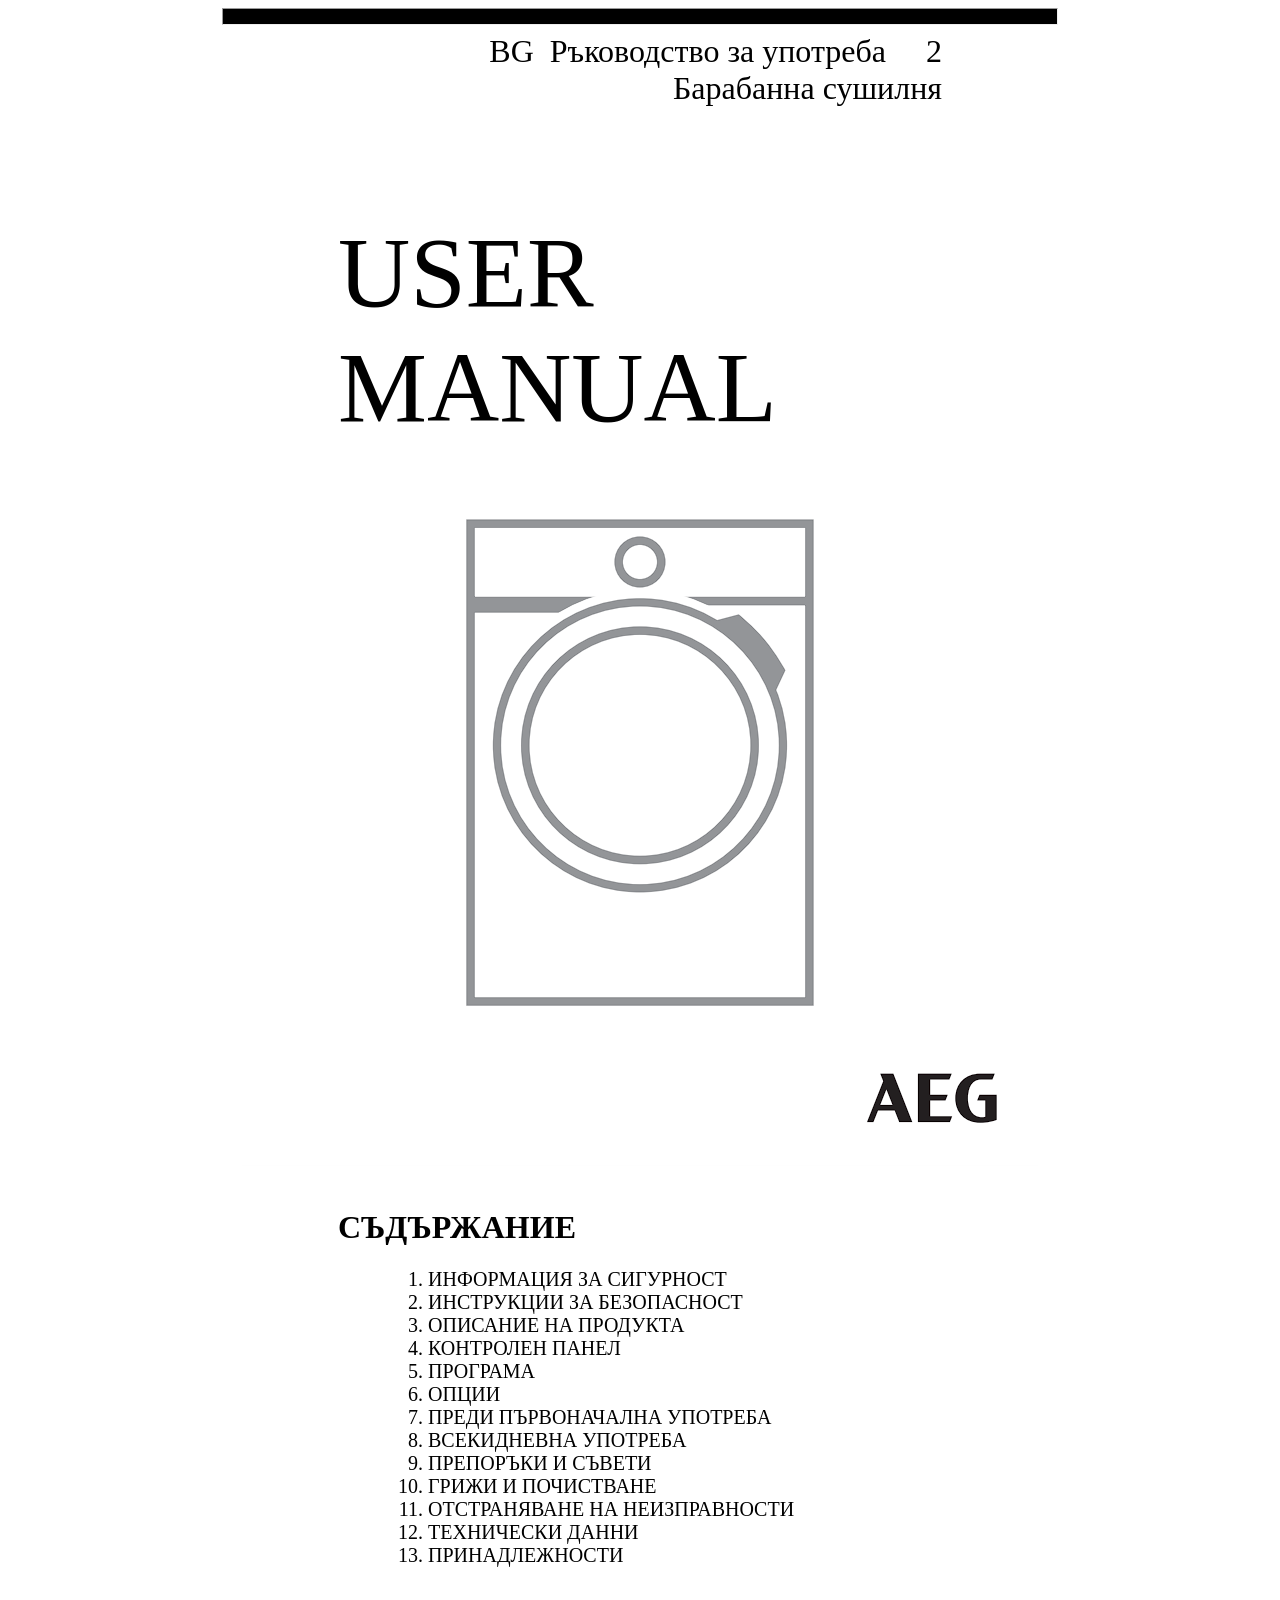
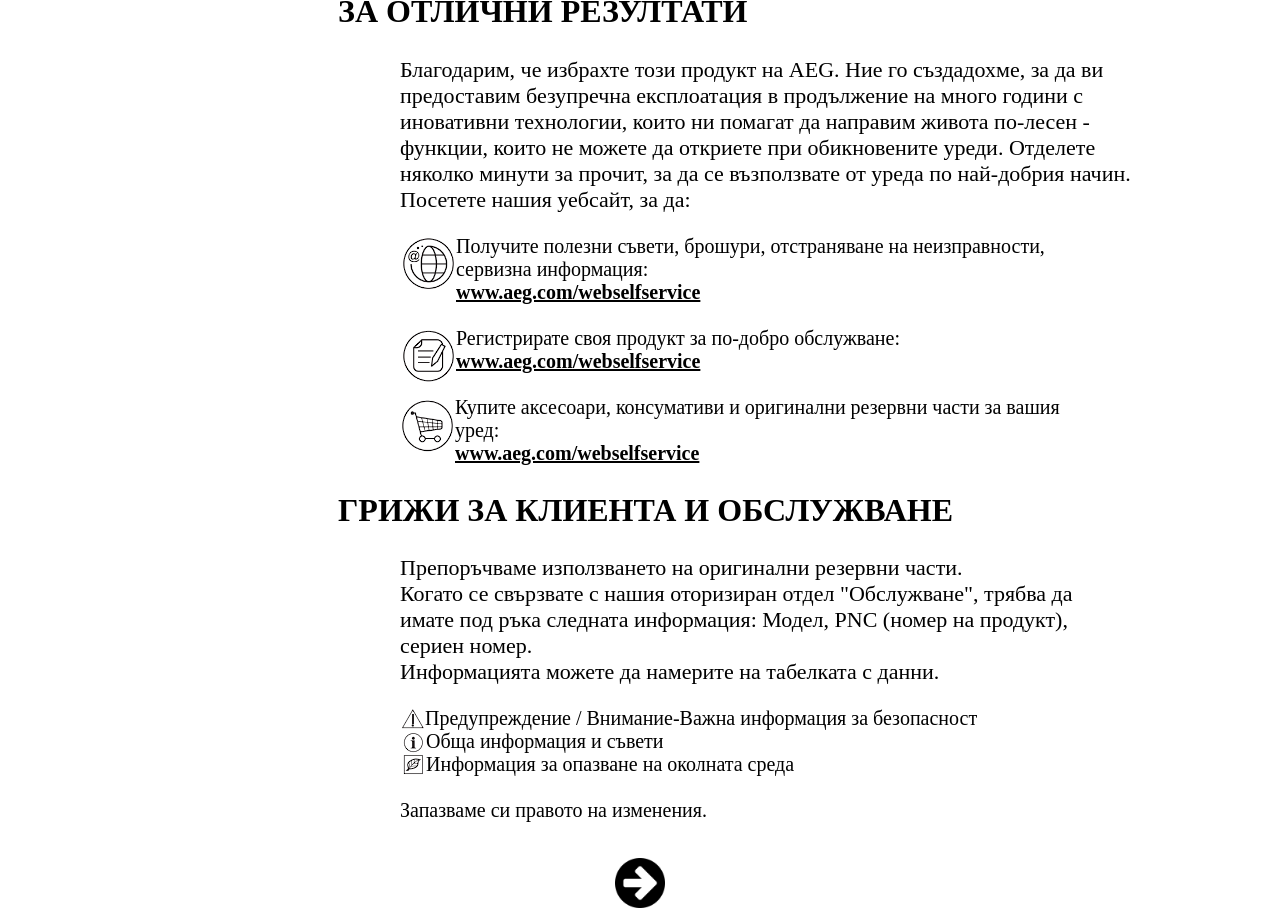
<file: index.html>
﻿<!DOCTYPE html>

<html lang="en" xmlns="http://www.w3.org/1999/xhtml">
<head>
    <meta charset="utf-8" />
    <title>AEG Ръководство за употреба</title>
    <link rel="stylesheet" href="StyleSheet1.css"/>
</head>
<body>
    <hr style="background-color: black; color: dimgray;" size="17" width="66%" />
    <div align="right" style="font-size:xx-large" id="div1">
        <a id="reference" href="#abovecontent">
            BG &nbsp;Ръководство за употреба &nbsp;&nbsp;&nbsp; 2 <br />
            Барабанна сушилня
        </a>
    </div>
    <br />
    <br />
    <br />
    <br />
    <br />
    <br />
    <div style="font-size: 100px" id="div2">
        USER <br />
        MANUAL

    </div>
    <div align="center">
        <img src="Images/AEGpng.png" />
    </div>
    <br id="abovecontent"/>
    <div id="div3">
        <h1>СЪДЪРЖАНИЕ</h1>
        <div id="div3list">
            <ol type="1" style="font-size: 20px;">
                <li><a href="Page2.html#ref1" id="reference">ИНФОРМАЦИЯ ЗА СИГУРНОСТ</a></li>
                <li><a href="Page3.html#ref2" id="reference">ИНСТРУКЦИИ ЗА БЕЗОПАСНОСТ</a></li>
                <li><a href="Page4.html#ref3" id="reference">ОПИСАНИЕ НА ПРОДУКТА</a></li>
                <li><a href="Page4.html#ref4" id="reference">КОНТРОЛЕН ПАНЕЛ</a></li>
                <li><a href="Page4.html#ref5" id="reference">ПРОГРАМА</a></li>
                <li><a href="Page5.html#ref6" id="reference">ОПЦИИ</a></li>
                <li><a href="Page5.html#ref7" id="reference">ПРЕДИ ПЪРВОНАЧАЛНА УПОТРЕБА</a></li>
                <li><a href="Page5.html#ref8" id="reference">ВСЕКИДНЕВНА УПОТРЕБА</a></li>
                <li><a href="Page6.html#ref9" id="reference">ПРЕПОРЪКИ И СЪВЕТИ</a></li>
                <li><a href="Page6.html#ref10" id="reference">ГРИЖИ И ПОЧИСТВАНЕ</a></li>
                <li><a href="Page6.html#ref11" id="reference">ОТСТРАНЯВАНЕ НА НЕИЗПРАВНОСТИ</a></li>
                <li><a href="Page6.html#ref12" id="reference">ТЕХНИЧЕСКИ ДАННИ</a></li>
                <li><a href="Page6.html#ref13" id="reference">ПРИНАДЛЕЖНОСТИ</a></li>
            </ol>
        </div>
        <h2 style="font-size: 32px">ЗА ОТЛИЧНИ РЕЗУЛТАТИ</h2>
    </div>
    <div id="paragraph1">
        <p style="font-size: 22px">
            Благодарим, че избрахте този продукт на AEG. Ние го създадохме, за да ви <br />
            предоставим безупречна експлоатация в продължение на много години с <br />
            иновативни технологии, които ни помагат да направим живота по-лесен - <br />
            функции, които не можете да откриете при обикновените уреди. Отделете <br />
            няколко минути за прочит, за да се възползвате от уреда по най-добрия начин. <br />
            Посетете нашия уебсайт, за да: <br />
        </p>
        <div style="font-size: 20px" id="iconlist">
            <img style="float:left" src="Images/Icon1.png " />
            Получите полезни съвети, брошури, отстраняване на неизправности,<br />
            сервизна информация: <br />
            <a href="https://www.aeg.com/webselfservice">
                <b>www.aeg.com/webselfservice</b>
            </a>
            <br />
            <br />

            <img style="float:left" src="Images/Icon2.png " />
            Регистрирате своя продукт за по-добро обслужване: <br />
            <a href="https://www.registeraeg.com">
                <b>www.aeg.com/webselfservice</b>
            </a>
            <br />
            <br />
            <img style="float: left" src="Images/Icon3.png " />
            Купите аксесоари, консумативи и оригинални резервни части за вашия <br />
            уред: <br />
            <a href="https://www.aeg.com/shop">
                <b>www.aeg.com/webselfservice</b>
            </a>
        </div>
    </div>
    <h2 style="font-size: 32px; margin-left: 330px">ГРИЖИ ЗА КЛИЕНТА И ОБСЛУЖВАНЕ</h2>
    <div id="paragraph2">
        <p style="font-size: 22px">
            Препоръчваме използването на оригинални резервни части. <br />
            Когато се свързвате с нашия оторизиран отдел "Обслужване", трябва да <br />
            имате под ръка следната информация: Модел, PNC (номер на продукт), <br />
            сериен номер. <br />
            Информацията можете да намерите на табелката с данни.
        </p>
        <div style="font-size: 20px" id="iconlist">
            <img style="float:left" src="Images/Icon4.png " />
            Предупреждение / Внимание-Важна информация за безопасност
            <br />
            <img style="float:left" src="Images/Icon5.png " />
            Обща информация и съвети
            <br />
            <img style="float: left" src="Images/Icon6.png " />
            Информация за опазване на околната среда
            <br />
            <br />
            Запазваме си правото на изменения.
        </div>
    </div>
    <br />
    <br />
    <div align="center">

        <a href="Page2.html">
            <img src="Images/NextPage.png" height="50" width="50" title="ИНФОРМАЦИЯ ЗА СИГУРНОСТ" />
        </a>
    </div>
</body>
</html>
</file>
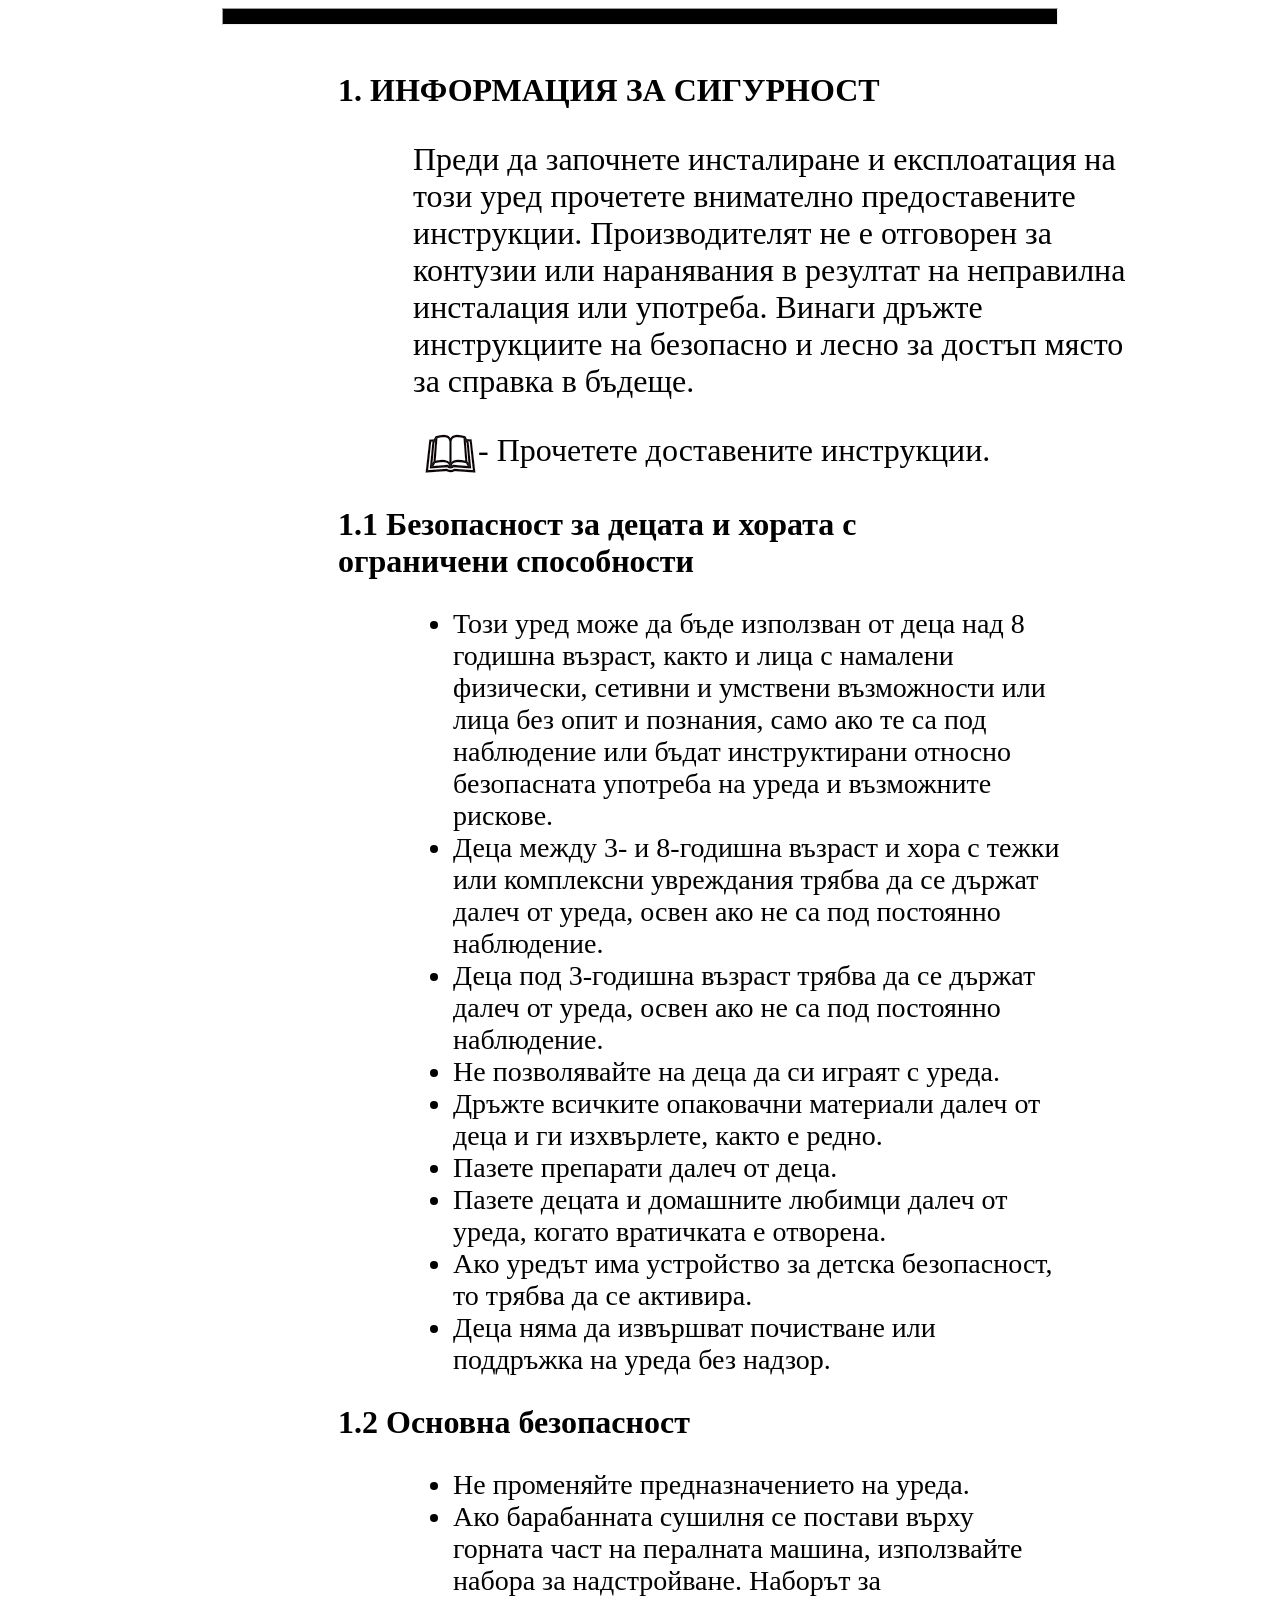
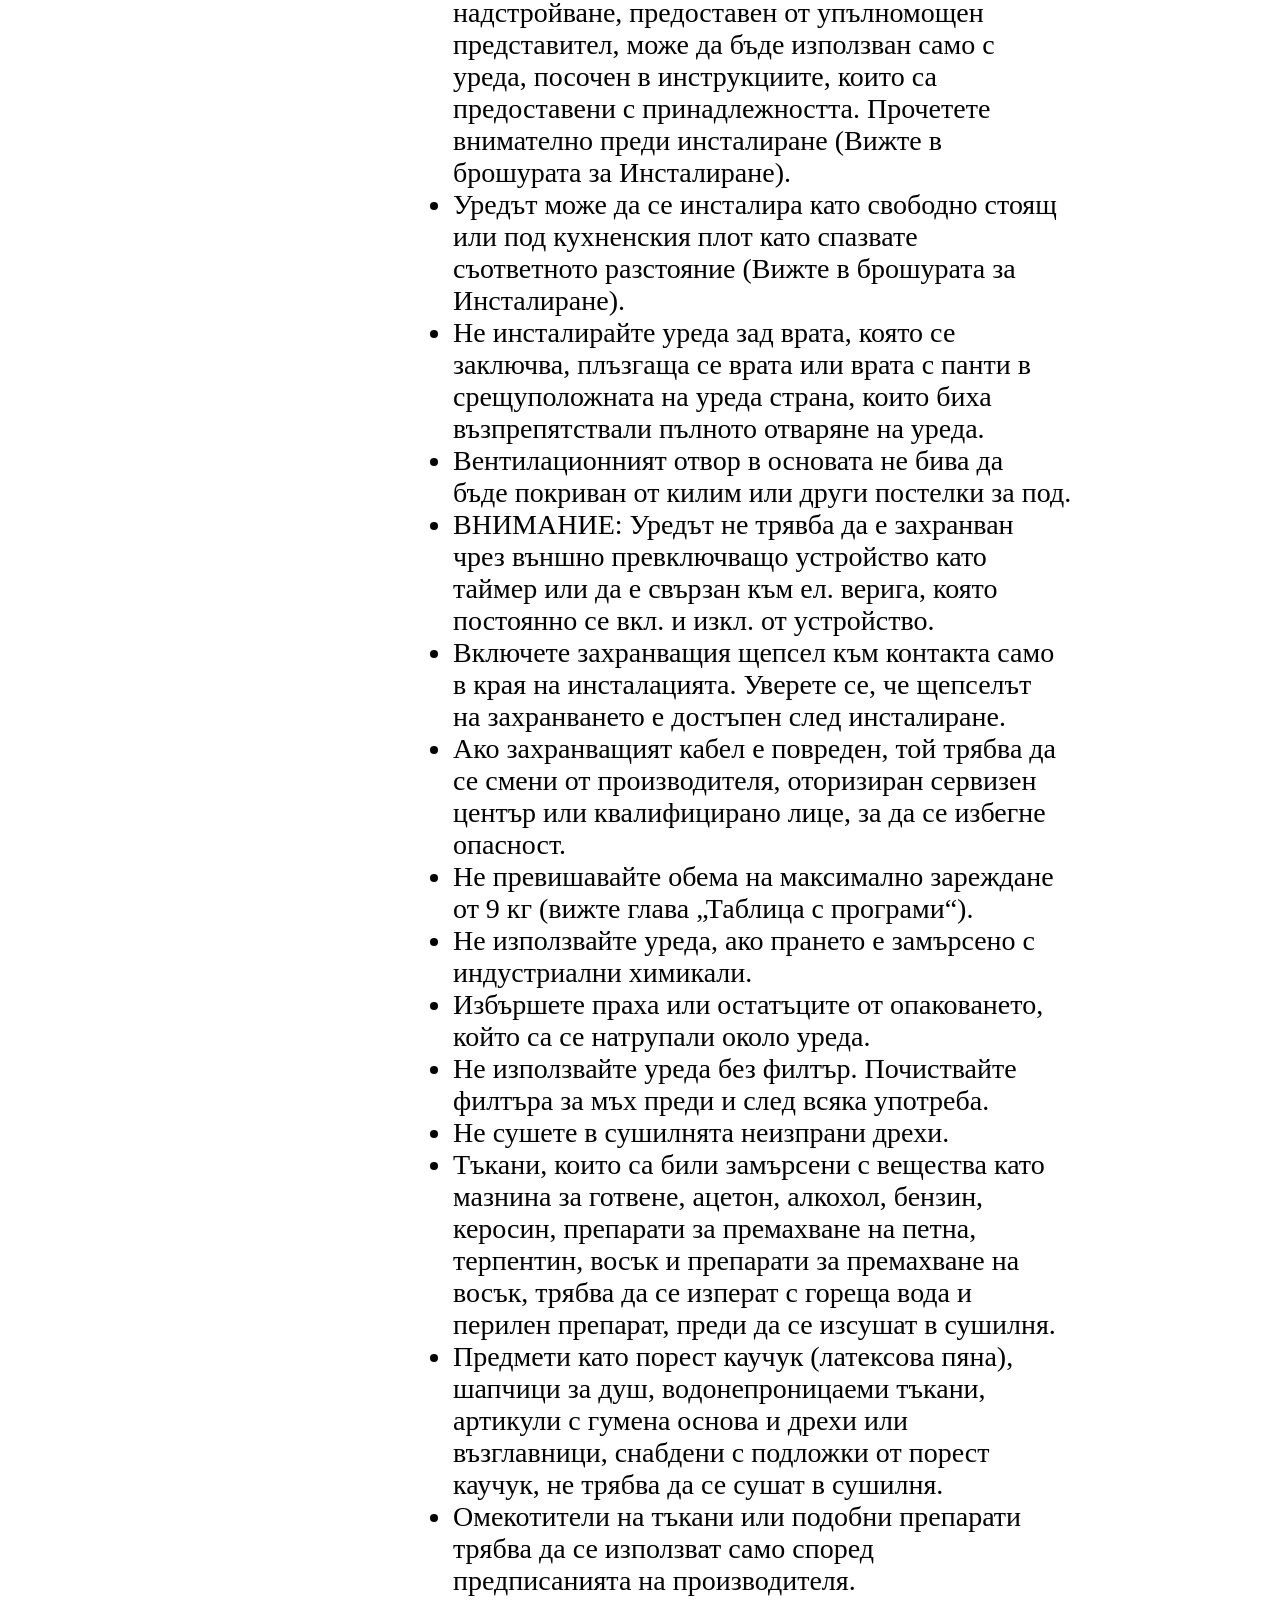
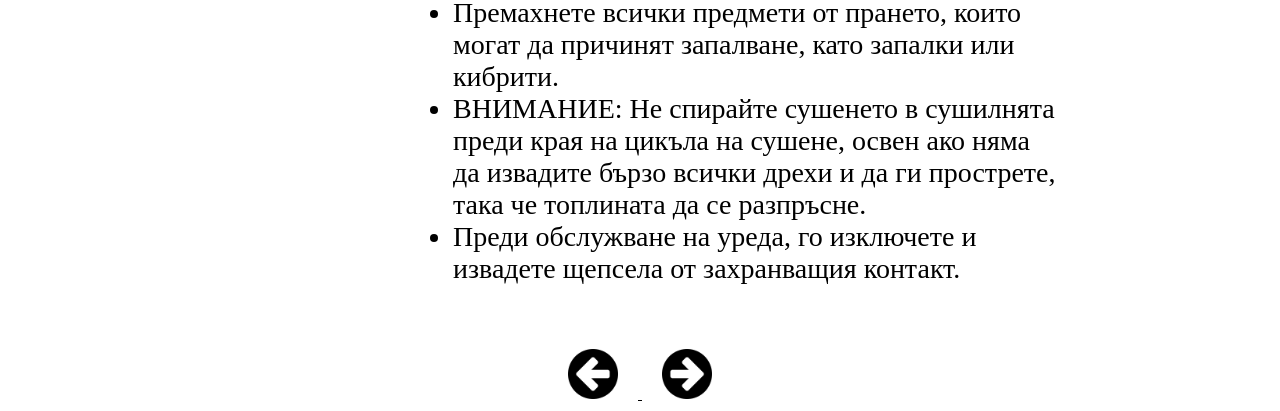
<file: Page2.html>
﻿<!DOCTYPE html>

<html lang="en" xmlns="http://www.w3.org/1999/xhtml">
<head>
    <meta charset="utf-8" />
    <title>ИНФОРМАЦИЯ ЗА СИГУРНОСТ</title>
    <link rel="stylesheet" href="StyleSheet1.css"/>
</head>
<body>
    <hr style="background-color: black; color: dimgray;" size="17" width="66%" id="ref1"/>
    <br />
    <div id="div3" style="font-size:32px" width="66.6%">
        <h1 style="font-size: 32px"><b>1.&nbsp;ИНФОРМАЦИЯ ЗА СИГУРНОСТ</b></h1>
        <p style="margin-left: 75px">
            Преди да започнете инсталиране и експлоатация на <br />
            този уред прочетете внимателно предоставените <br />
            инструкции. Производителят не е отговорен за <br />
            контузии или наранявания в резултат на неправилна <br />
            инсталация или употреба. Винаги дръжте <br />
            инструкциите на безопасно и лесно за достъп място <br />
            за справка в бъдеще. <br />
        </p>
        <img style="float:left; margin-left:85px" src="Images/Book.png " />- Прочетете доставените инструкции.
        <br />
        <br />
        <b >
            1.1 Безопасност за децата и хората с <br />
            ограничени способности
        </b>
        <ul type="disc" style="font-size: 28px; margin-left: 75px">
            <li>
                Този уред може да бъде използван от деца над 8 <br />
                годишна възраст, както и лица с намалени <br />
                физически, сетивни и умствени възможности или <br />
                лица без опит и познания, само ако те са под <br />
                наблюдение или бъдат инструктирани относно <br />
                безопасната употреба на уреда и възможните <br />
                рискове. <br />
            </li>
            <li>
                Деца между 3- и 8-годишна възраст и хора с тежки <br />
                или комплексни увреждания трябва да се държат <br />
                далеч от уреда, освен ако не са под постоянно <br />
                наблюдение. <br />
            </li>
            <li>
                Деца под 3-годишна възраст трябва да се държат <br />
                далеч от уреда, освен ако не са под постоянно <br />
                наблюдение. <br />
            </li>
            <li>
                Не позволявайте на деца да си играят с уреда. <br />
            </li>
            <li>
                Дръжте всичките опаковачни материали далеч от <br />
                деца и ги изхвърлете, както е редно. <br />
            </li>
            <li>
                Пазете препарати далеч от деца. <br />
            </li>
            <li>
                Пазете децата и домашните любимци далеч от <br />
                уреда, когато вратичката е отворена. <br />
            </li>
            <li>
                Ако уредът има устройство за детска безопасност, <br />
                то трябва да се активира. <br />
            </li>
            <li>
                Деца няма да извършват почистване или <br />
                поддръжка на уреда без надзор. <br />
            </li>
        </ul>
        <b>1.2 Основна безопасност</b>
        <ul type="disc" style="font-size: 28px; margin-left: 75px">
            <li>
                Не променяйте предназначението на уреда. <br />
            </li>
            <li>
                Ако барабанната сушилня се постави върху <br />
                горната част на пералната машина, използвайте <br />
                набора за надстройване. Наборът за <br />
                надстройване, предоставен от упълномощен <br />
                представител, може да бъде използван само с <br />
                уреда, посочен в инструкциите, които са <br />
                предоставени с принадлежността. Прочетете <br />
                внимателно преди инсталиране (Вижте в <br />
                брошурата за Инсталиране). <br />
            </li>
            <li>
                Уредът може да се инсталира като свободно стоящ <br />
                или под кухненския плот като спазвате <br />
                съответното разстояние (Вижте в брошурата за <br />
                Инсталиране).
            </li>
            <li>
                Не инсталирайте уреда зад врата, която се <br />
                заключва, плъзгаща се врата или врата с панти в <br />
                срещуположната на уреда страна, които биха <br />
                възпрепятствали пълното отваряне на уреда. <br />
            </li>
            <li>
                Вентилационният отвор в основата не бива да <br />
                бъде покриван от килим или други постелки за под. <br />
            </li>
            <li>
                ВНИМАНИЕ: Уредът не трявба да е захранван <br />
                чрез външно превключващо устройство като <br />
                таймер или да е свързан към ел. верига, която <br />
                постоянно се вкл. и изкл. от устройство. <br />
            </li>
            <li>
                Включете захранващия щепсел към контакта само <br />
                в края на инсталацията. Уверете се, че щепселът <br />
                на захранването е достъпен след инсталиране. <br />
            </li>
            <li>
                Ако захранващият кабел е повреден, той трябва да <br />
                се смени от производителя, оторизиран сервизен <br />
                център или квалифицирано лице, за да се избегне <br />
                опасност. <br />
            </li>
            <li>
                Не превишавайте обема на максимално зареждане <br />
                от 9 кг (вижте глава „Таблица с програми“). <br />
            </li>
            <li>
                Не използвайте уреда, ако прането е замърсено с <br />
                индустриални химикали. <br />
            </li>
            <li>
                Избършете праха или остатъците от опаковането, <br />
                който са се натрупали около уреда. <br />
            </li>
            <li>
                Не използвайте уреда без филтър. Почиствайте <br />
                филтъра за мъх преди и след всяка употреба. <br />
            </li>
            <li>
                Не сушете в сушилнята неизпрани дрехи. <br />
            </li>
            <li>
                Тъкани, които са били замърсени с вещества като <br />
                мазнина за готвене, ацетон, алкохол, бензин, <br />
                керосин, препарати за премахване на петна, <br />
                терпентин, восък и препарати за премахване на <br />
                восък, трябва да се изперат с гореща вода и <br />
                перилен препарат, преди да се изсушат в сушилня. <br />
            </li>
            <li>
                Предмети като порест каучук (латексова пяна), <br />
                шапчици за душ, водонепроницаеми тъкани, <br />
                артикули с гумена основа и дрехи или <br />
                възглавници, снабдени с подложки от порест <br />
                каучук, не трябва да се сушат в сушилня. <br />
            </li>
            <li>
                Омекотители на тъкани или подобни препарати <br />
                трябва да се използват само според <br />
                предписанията на производителя. <br />
            </li>
            <li>
                Премахнете всички предмети от прането, които <br />
                могат да причинят запалване, като запалки или <br />
                кибрити. <br />
            </li>
            <li>
                ВНИМАНИЕ: Не спирайте сушенето в сушилнята <br />
                преди края на цикъла на сушене, освен ако няма <br />
                да извадите бързо всички дрехи и да ги прострете, <br />
                така че топлината да се разпръсне. <br />
            </li>
            <li>
                Преди обслужване на уреда, го изключете и <br />
                извадете щепсела от захранващия контакт. <br />
            </li>
        </ul>
    </div>
    <br />
    <br />
    <div align="center"  width="66.6%">
        <a href="index.html">
            <img src="Images/PreviousPage.png" height="50" width="50" hspace="20" title="Ръководство за употреба"/>
        </a>
        <a href="Page3.html">
            <img src="Images/NextPage.png" height="50" width="50" hspace="20" title="ИНСТРУКЦИИ ЗА БЕЗОПАСНОСТ"/>
        </a>
    </div>
</body>
</html>
</file>
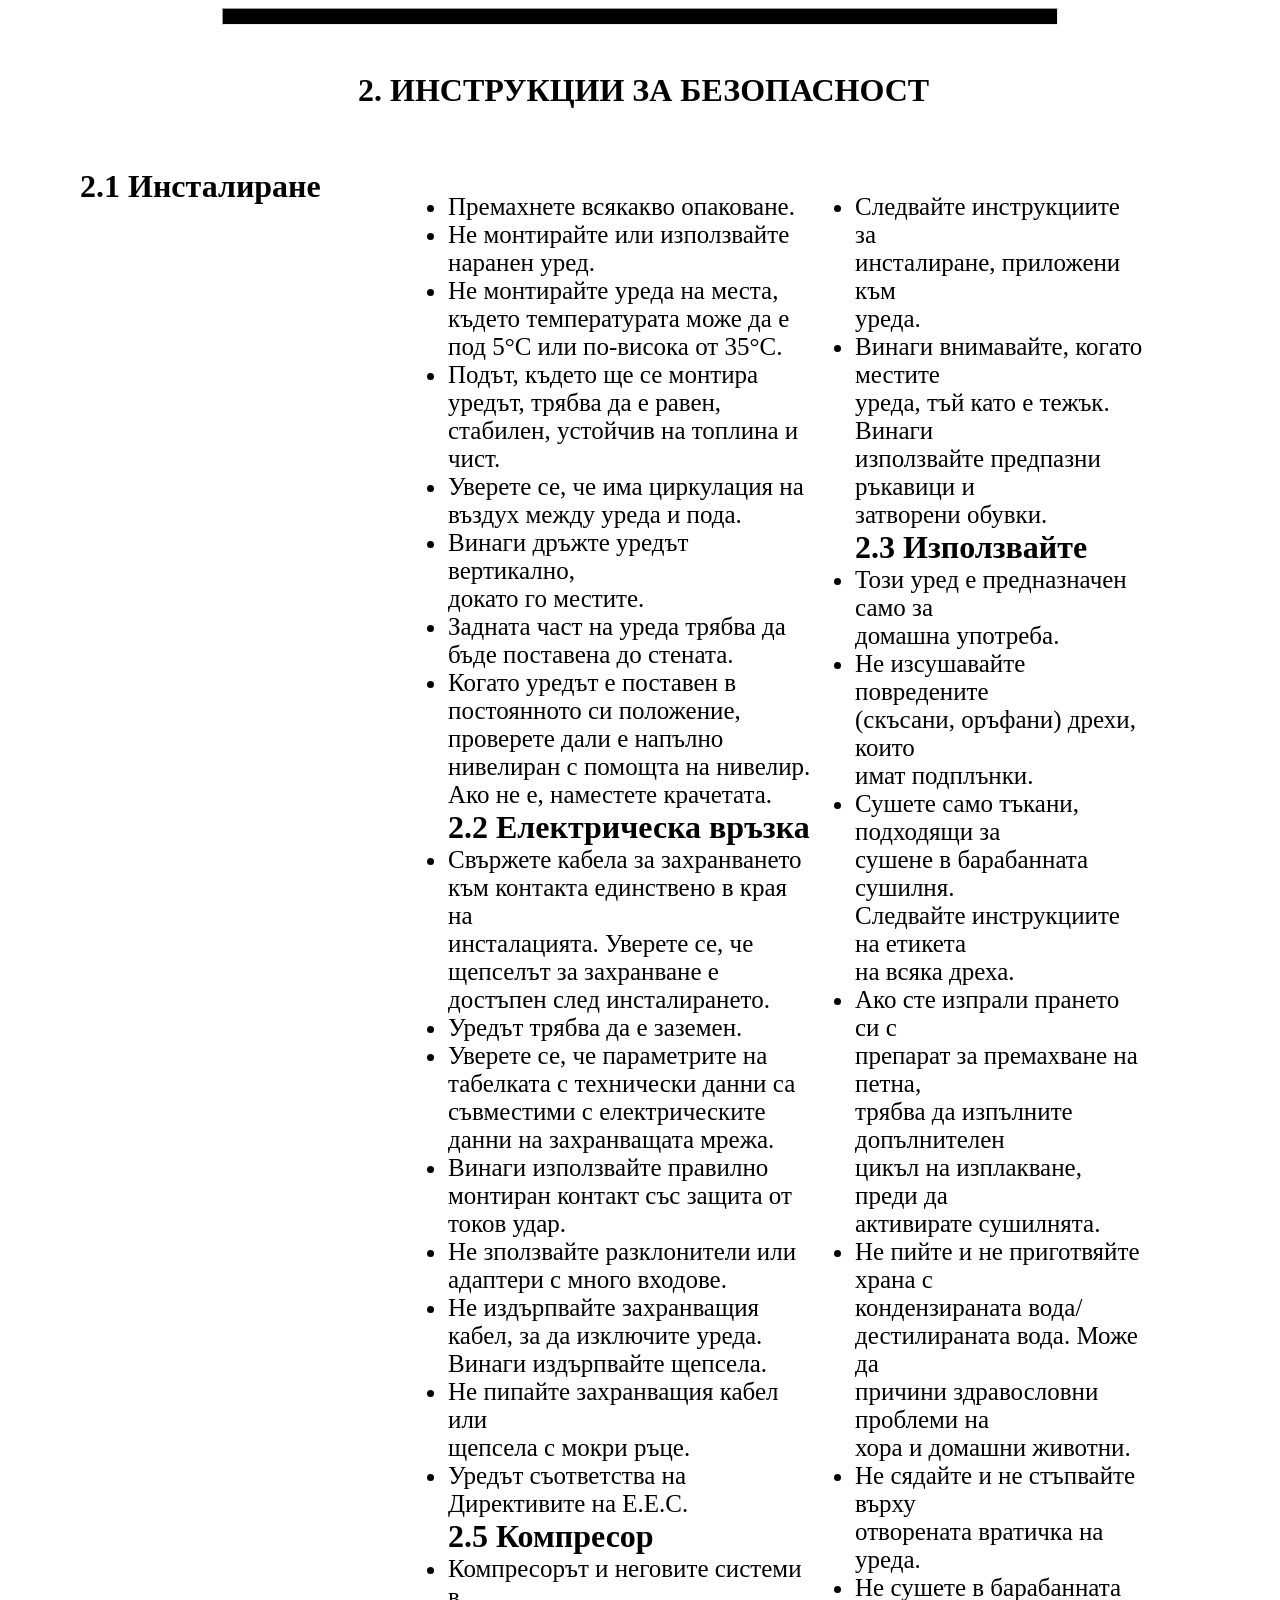
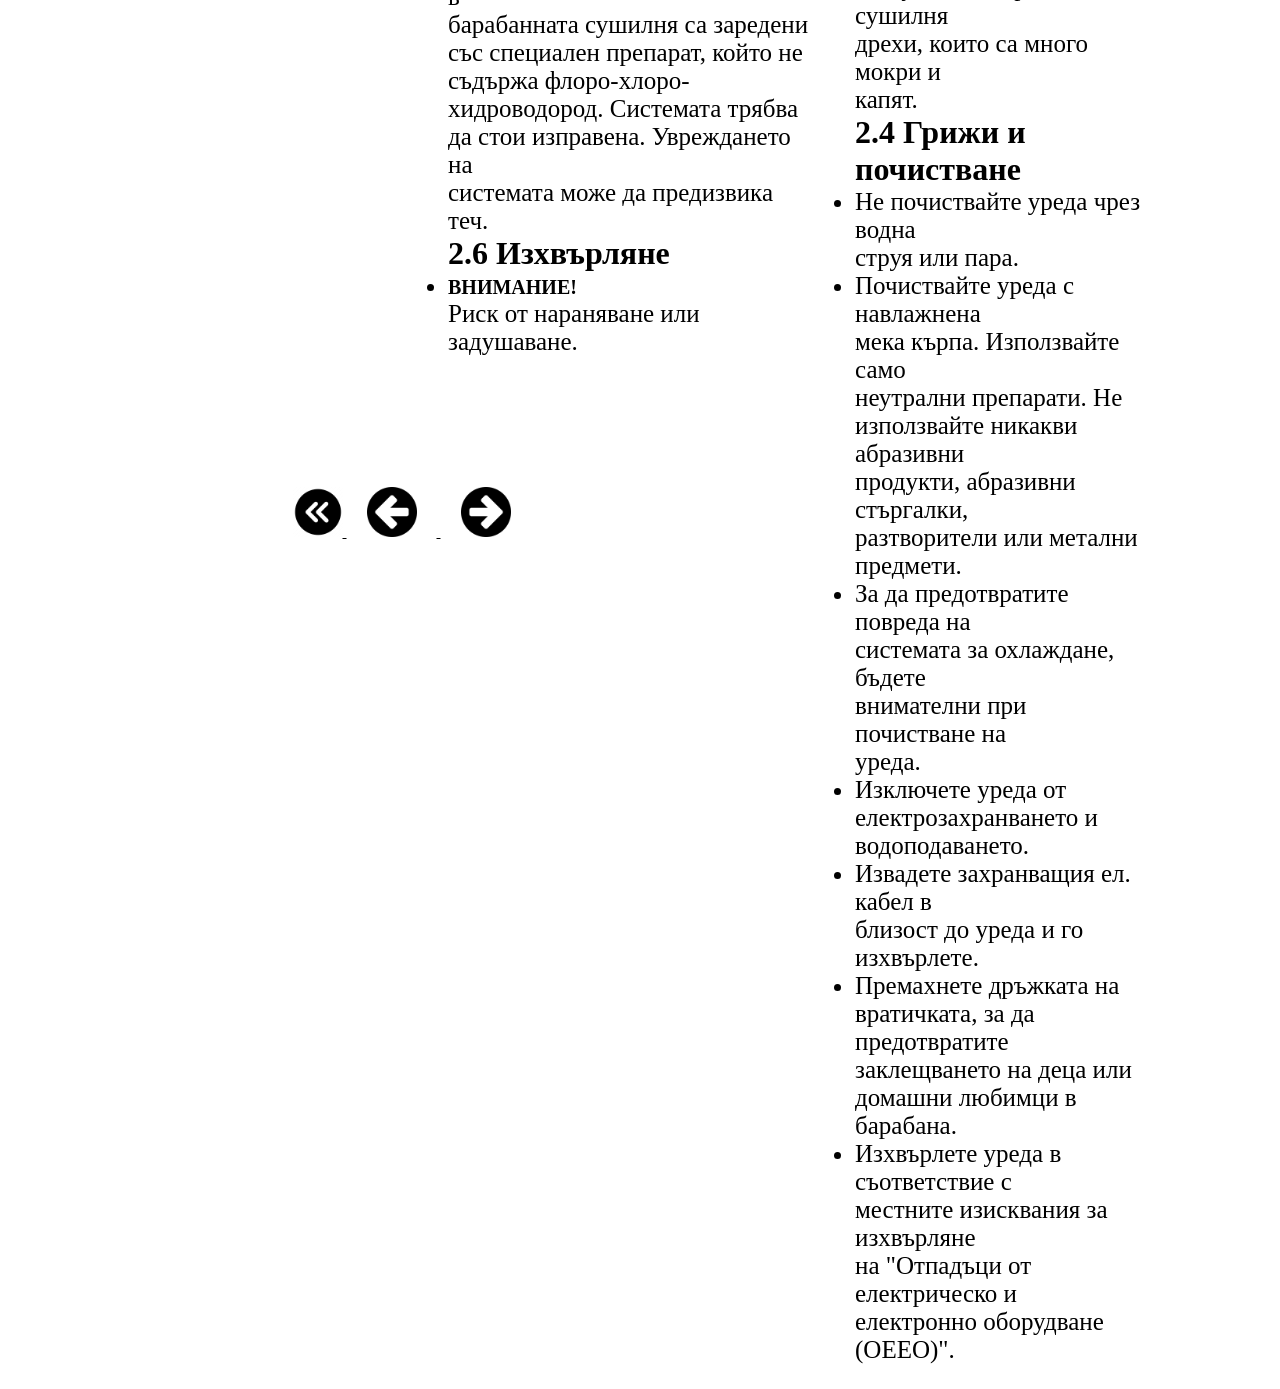
<file: Page3.html>
﻿<!DOCTYPE html>

<html lang="en" xmlns="http://www.w3.org/1999/xhtml">
<head>
    <meta charset="utf-8" />
    <title>ИНСТРУКЦИИ ЗА БЕЗОПАСНОСТ</title>
    <link rel="stylesheet" href="StyleSheet1.css" />
</head>
<body>
    <hr style="background-color: black; color: dimgray;" size="17" width="66%" id="ref2"/>
    <br />
    <div style="font-size:32px; margin-left: 350px"  width="66.6%">
        <h1 style="font-size: 32px"><b>2.&nbsp;ИНСТРУКЦИИ ЗА БЕЗОПАСНОСТ</b></h1><br />
        <b style="margin-left: -735px">2.1 Инсталиране</b>

        <style>
            .textleft {
                width: 50%;
                float: left;
            }

            .textright {
                width: 50%;
                float: right;
            }

            .textheader {
                list-style-type: none;
            }
        </style>
        <div class="textleft" style="font-size: 25px"  width="66.6%">
            <ul type="disc" style="margin-left: 50px; font-size: 25px">
                <li>
                    Премахнете всякакво опаковане.
                </li>
                <li>
                    Не монтирайте или използвайте <br />
                    наранен уред. <br />
                </li>
                <li>
                    Не монтирайте уреда на места,  <br />
                    където температурата може да е  <br />
                    под 5°C или по-висока от 35°C.  <br />
                </li>
                <li>
                    Подът, където ще се монтира <br />
                    уредът, трябва да е равен, <br />
                    стабилен, устойчив на топлина и <br />
                    чист.
                </li>
                <li>
                    Уверете се, че има циркулация на <br />
                    въздух между уреда и пода. <br />
                </li>
                <li>
                    Винаги дръжте уредът вертикално, <br />
                    докато го местите. <br />
                </li>
                <li>
                    Задната част на уреда трябва да <br />
                    бъде поставена до стената. <br />
                </li>
                <li>
                    Когато уредът е поставен в <br />
                    постоянното си положение, <br />
                    проверете дали е напълно <br />
                    нивелиран с помощта на нивелир. <br />
                    Ако не е, наместете крачетата. <br />
                </li>
                <li class="textheader">
                    <b style="font-size: 32px; list-style-type: none">2.2 Електрическа връзка</b>
                </li>
                <li>
                    Свържете кабела за захранването <br />
                    към контакта единствено в края на <br />
                    инсталацията. Уверете се, че <br />
                    щепселът за захранване е <br />
                    достъпен след инсталирането. <br />
                </li>
                <li>
                    Уредът трябва да е заземен. <br />
                </li>
                <li>
                    Уверете се, че параметрите на <br />
                    табелката с технически данни са <br />
                    съвместими с електрическите <br />
                    данни на захранващата мрежа. <br />
                </li>
                <li>
                    Винаги използвайте правилно <br />
                    монтиран контакт със защита от <br />
                    токов удар. <br />
                </li>
                <li>
                    Не зползвайте разклонители или <br />
                    адаптери с много входове. <br />
                </li>
                <li>
                    Не издърпвайте захранващия <br />
                    кабел, за да изключите уреда. <br />
                    Винаги издърпвайте щепсела. <br />
                </li>
                <li>
                    Не пипайте захранващия кабел или <br />
                    щепсела с мокри ръце. <br />
                </li>
                <li>
                    Уредът съответства на <br />
                    Директивите на E.E.C. <br />
                </li>
                <li class="textheader">
                    <b style="font-size: 32px; list-style-type: none">2.5 Компресор</b>
                </li>
                <li>
                    Компресорът и неговите системи в <br />
                    барабанната сушилня са заредени <br />
                    със специален препарат, който не <br />
                    съдържа флоро-хлоро- <br />
                    хидроводород. Системата трябва <br />
                    да стои изправена. Увреждането на <br />
                    системата може да предизвика теч. <br />
                </li>
                <li class="textheader">
                    <b style="font-size: 32px; list-style-type: none">2.6 Изхвърляне</b>
                </li>
                <li>
                    <b style="font-size: 20px">ВНИМАНИЕ!</b> <br />
                    Риск от нараняване или <br />
                    задушаване. <br />
                </li>
            </ul>
        </div>
        <div class="textright" style="font-size: 25px"  width="66.6%">
            <ul type="disc" style="margin-right: 125px; font-size: 25px">
                <li>
                    Следвайте инструкциите за <br />
                    инсталиране, приложени към <br />
                    уреда. <br />
                </li>
                <li>
                    Винаги внимавайте, когато местите  <br />
                    уреда, тъй като е тежък. Винаги <br />
                    използвайте предпазни ръкавици и <br />
                    затворени обувки. <br />
                </li>
                <li class="textheader">
                    <b style="font-size: 32px; list-style-type: none">2.3 Използвайте</b>
                </li>
                <li>
                    Този уред е предназначен само за <br />
                    домашна употреба. <br />
                </li>
                <li>
                    Не изсушавайте повредените <br />
                    (скъсани, оръфани) дрехи, които <br />
                    имат подплънки. <br />
                </li>
                <li>
                    Сушете само тъкани, подходящи за <br />
                    сушене в барабанната сушилня. <br />
                    Следвайте инструкциите на етикета <br />
                    на всяка дреха. <br />
                </li>
                <li>
                    Ако сте изпрали прането си с <br />
                    препарат за премахване на петна, <br />
                    трябва да изпълните допълнителен <br />
                    цикъл на изплакване, преди да <br />
                    активирате сушилнята. <br />
                </li>
                <li>
                    Не пийте и не приготвяйте храна с <br />
                    кондензираната вода/ <br />
                    дестилираната вода. Може да <br />
                    причини здравословни проблеми на <br />
                    хора и домашни животни. <br />
                </li>
                <li>
                    Не сядайте и не стъпвайте върху <br />
                    отворената вратичка на уреда. <br />
                </li>
                <li>
                    Не сушете в барабанната сушилня <br />
                    дрехи, които са много мокри и <br />
                    капят. <br />
                </li>
                <li class="textheader">
                    <b style="font-size: 32px; list-style-type: none">2.4 Грижи и почистване</b>
                </li>
                <li>
                    Не почиствайте уреда чрез водна <br />
                    струя или пара. <br />
                </li>
                <li>
                    Почиствайте уреда с навлажнена <br />
                    мека кърпа. Използвайте само <br />
                    неутрални препарати. Не <br />
                    използвайте никакви абразивни <br />
                    продукти, абразивни стъргалки, <br />
                    разтворители или метални <br />
                    предмети. <br />
                </li>
                <li>
                    За да предотвратите повреда на <br />
                    системата за охлаждане, бъдете <br />
                    внимателни при почистване на <br />
                    уреда. <br />
                </li>
                <li>
                    Изключете уреда от <br />
                    електрозахранването и <br />
                    водоподаването. <br />
                </li>
                <li>
                    Извадете захранващия ел. кабел в <br />
                    близост до уреда и го изхвърлете. <br />
                </li>
                <li>
                    Премахнете дръжката на <br />
                    вратичката, за да предотвратите <br />
                    заклещването на деца или <br />
                    домашни любимци в барабана. <br />
                </li>
                <li>
                    Изхвърлете уреда в съответствие с <br />
                    местните изисквания за изхвърляне <br />
                    на "Отпадъци от електрическо и <br />
                    електронно оборудване (ОЕЕО)". <br />
                </li>

            </ul>
        </div>
    </div> 
    <p style="opacity:0">
        breakroll <br />
        breakroll <br />
        breakroll <br />
        breakroll <br />
        breakroll <br />
    </p>
    <div align="center"  width="66.6%">
        <a href="index.html">
            <img src="Images/MainPage.png" height="50" width="50" title="НАЧАЛО" />
        </a>
        <a href="Page2.html">
            <img src="Images/PreviousPage.png" height="50" width="50" hspace="20" title="ИНФОРМАЦИЯ ЗА СИГУРНОСТ" />
        </a>
        <a href="Page4.html">
            <img src="Images/NextPage.png" height="50" width="50" hspace="20" title="ОПИСАНИЕ НА ПРОДУКТА" />
        </a>

    </div>
</body>
</html>
</file>
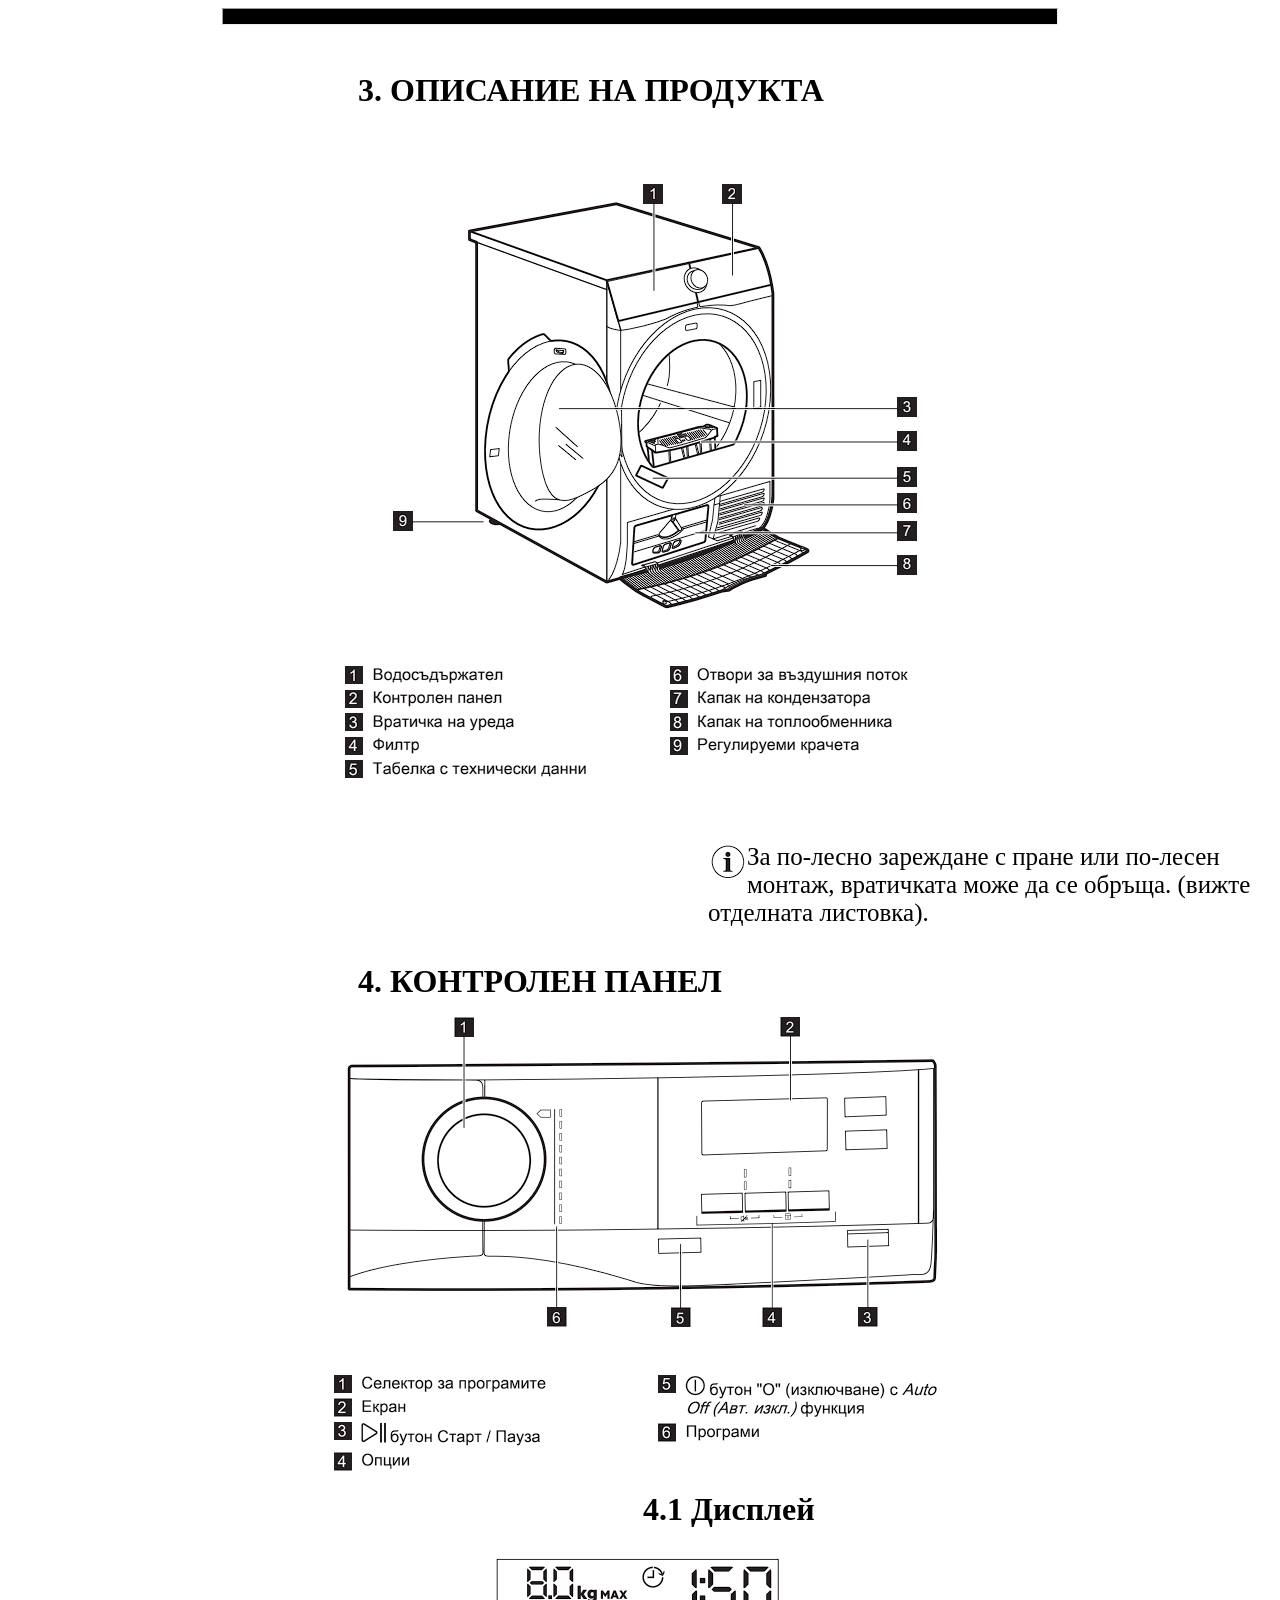
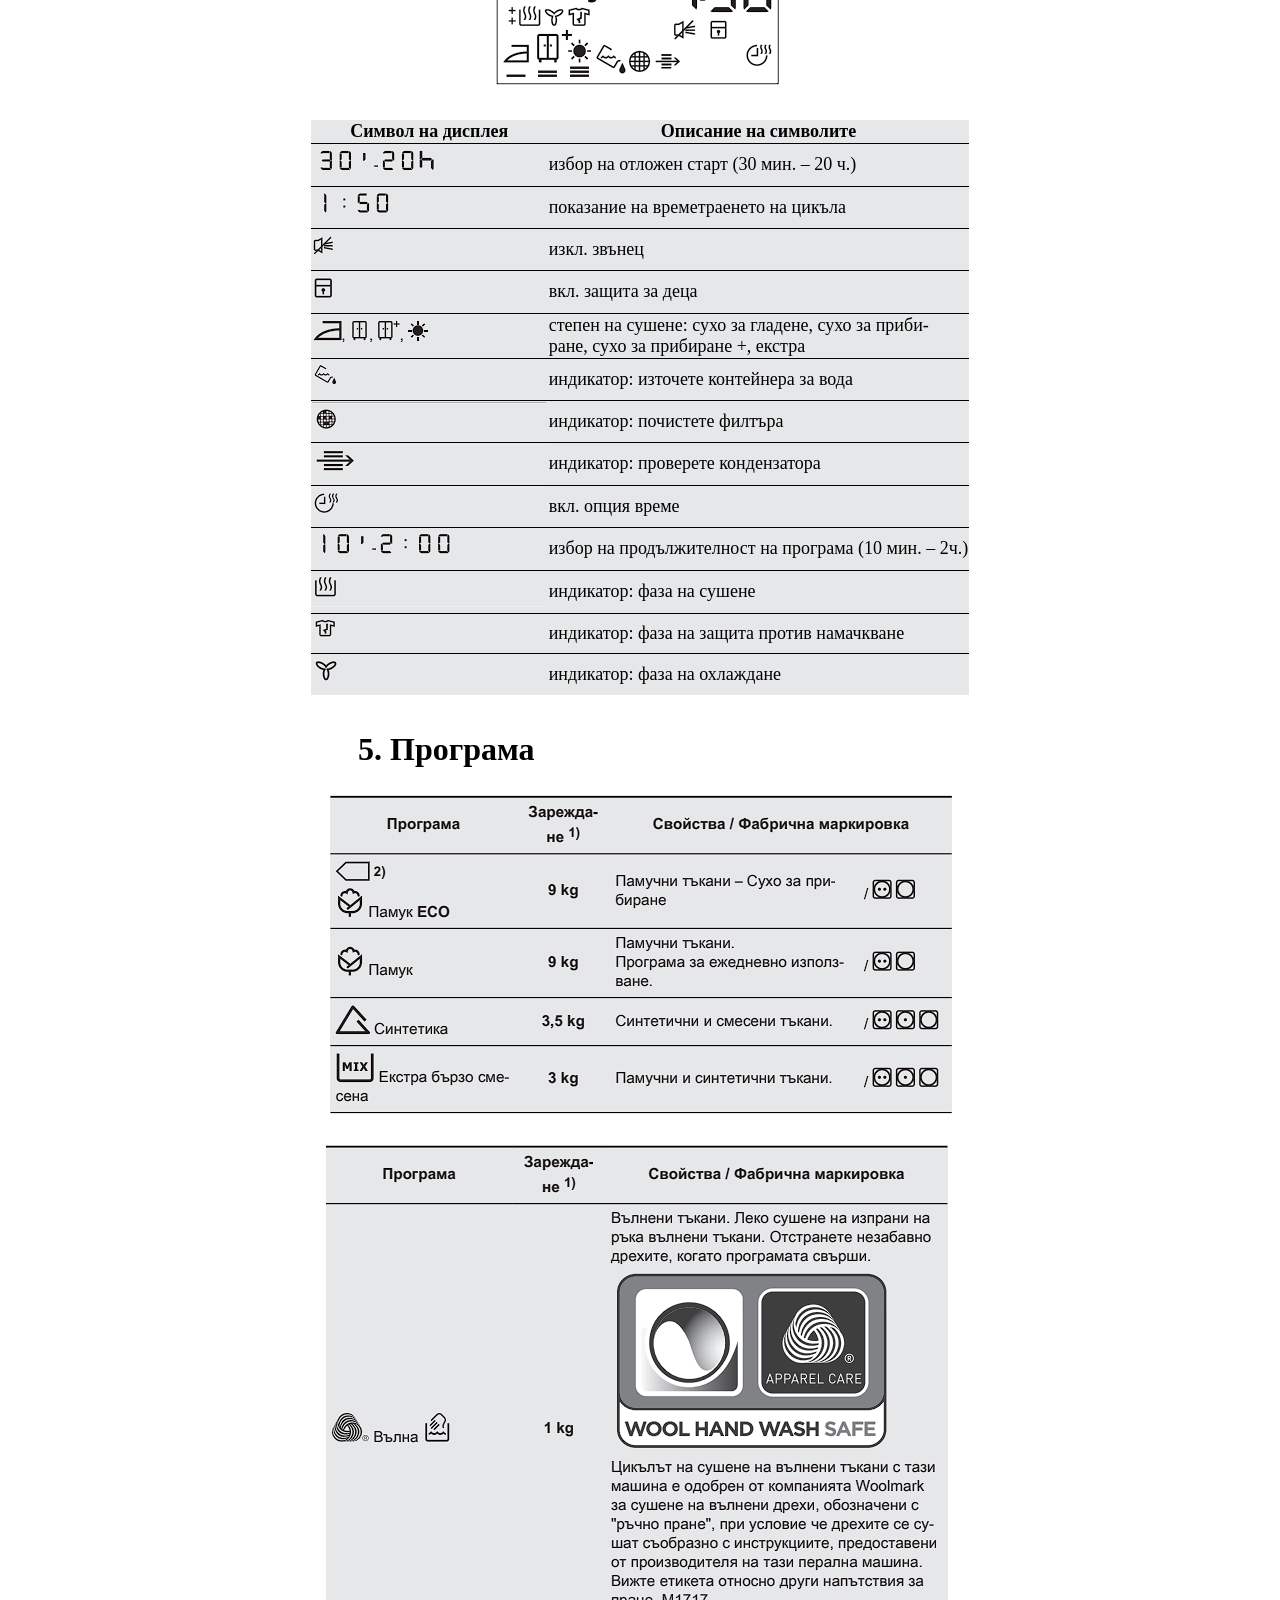
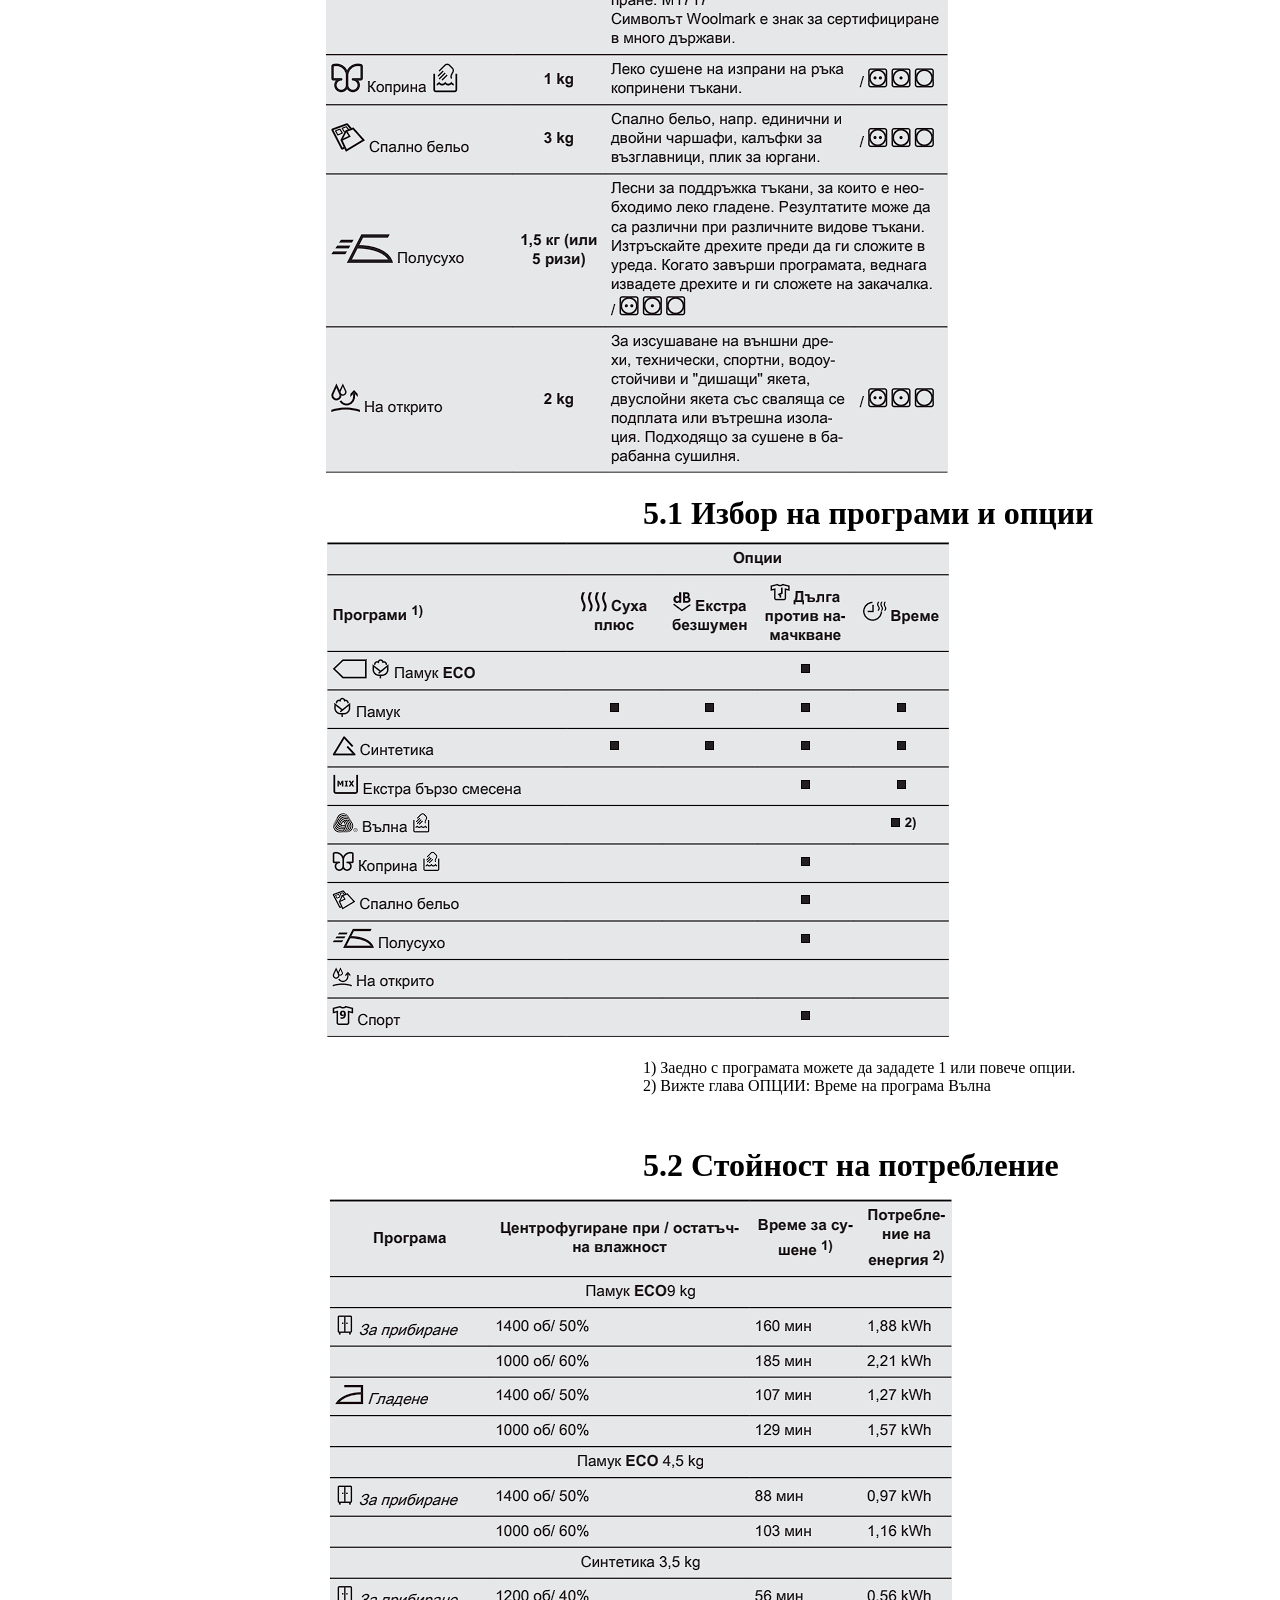
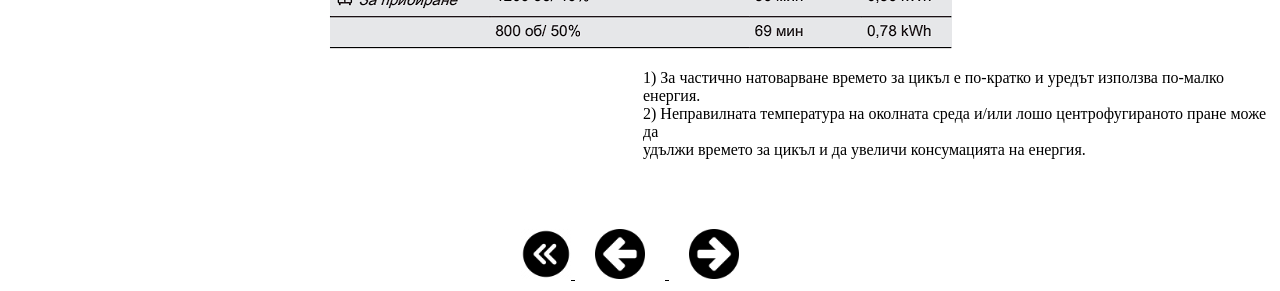
<file: Page4.html>
﻿<!DOCTYPE html>

<html lang="en" xmlns="http://www.w3.org/1999/xhtml">
<head>
    <meta charset="utf-8" />
    <title>ОПИСАНИЕ НА ПРОДУКТА</title>
    <link rel="stylesheet" href="StyleSheet1.css" />
</head>
<body>
    <hr style="background-color: black; color: dimgray;" size="17" width="66%" id="ref3"/>
    <br />
    <div style="font-size: 32px; margin-left: 350px">
        <h1 style="font-size: 32px"><b>3.&nbsp;ОПИСАНИЕ НА ПРОДУКТА</b></h1><br />
    </div>
    <div align="center">
        <img src="Images/ProductDescription.png" />
    </div>
    <br />
    <div style="font-size: 25px; margin-left: 700px">
        <img style="float: left" src="Images/Icon7.png " />
        За по-лесно зареждане с пране или по-лесен <br />
        монтаж, вратичката може да се обръща. (вижте <br />
        отделната листовка). <br />
    </div>
    <br id="ref4"/>
    <br />
    <div style="font-size: 32px; margin-left: 350px">
        <b>4.&nbsp;КОНТРОЛЕН ПАНЕЛ</b><br />
    </div>
    <div align="center">
        <img src="Images/ControlPanel.png" />
    </div>
    <div style="font-size: 32px; margin-left: 635px">
        <b>4.1&nbsp;Дисплей</b><br />
    </div>
    <br />
    <div align="center">
        <img src="Images/Display.png" />
    </div>
    <br />
    <style>
        table {
            border-collapse: collapse;
            border: none;
        }

        tr {
            border-top: 1px solid black;
        }

            tr:first-child {
                border-top: none;
            }

        td {
            border: none !important;
        }
    </style>
    <div align="center">
        <table style="background-color: #E6E7E9; font-size: 18px">
            <tr>
                <th>
                    Символ на дисплея
                </th>
                <th>
                    Описание на символите
                </th>
            </tr>
            <tr>
                <td>
                    <img src="Images/DisplaySymbol1.png" />
                </td>
                <td>
                    избор на отложен старт (30 мин. – 20 ч.)
                </td>
            </tr>
            <tr>
                <td>
                    <img src="Images/DisplaySymbol2.png" />
                </td>
                <td>
                    показание на времетраенето на цикъла
                </td>
            </tr>
            <tr>
                <td>
                    <img src="Images/DisplaySymbol3.png" />
                </td>
                <td>
                    изкл. звънец
                </td>
            </tr>
            <tr>
                <td>
                    <img src="Images/DisplaySymbol4.png" />
                </td>
                <td>
                    вкл. защита за деца
                </td>
            </tr>
            <tr>
                <td>
                    <img src="Images/DisplaySymbol5.png" />
                </td>
                <td>
                    степен на сушене: сухо за гладене, сухо за приби‐ <br />
                    ране, сухо за прибиране +, екстра
                </td>
            </tr>
            <tr>
                <td>
                    <img src="Images/DisplaySymbol6.png" />
                </td>
                <td>
                    индикатор: източете контейнера за вода
                </td>
            </tr>
            <tr>
                <td>
                    <img src="Images/DisplaySymbol7.png" />
                </td>
                <td>
                    индикатор: почистете филтъра
                </td>
            </tr>
            <tr>
                <td>
                    <img src="Images/DisplaySymbol8.png" />
                </td>
                <td>
                    индикатор: проверете кондензатора
                </td>
            </tr>
            <tr>
                <td>
                    <img src="Images/DisplaySymbol9.png" />
                </td>
                <td>
                    вкл. опция време
                </td>
            </tr>
            <tr>
                <td>
                    <img src="Images/DisplaySymbol10.png" />
                </td>
                <td>
                    избор на продължителност на програма (10 мин. – 2ч.)
                </td>
            </tr>
            <tr>
                <td>
                    <img src="Images/DisplaySymbol11.png" />
                </td>
                <td>
                    индикатор: фаза на сушене
                </td>
            </tr>
            <tr>
                <td>
                    <img src="Images/DisplaySymbol12.png" />
                </td>
                <td>
                    индикатор: фаза на защита против намачкване
                </td>
            </tr>
            <tr>
                <td>
                    <img src="Images/DisplaySymbol13.png" />
                </td>
                <td>
                    индикатор: фаза на охлаждане
                </td>
            </tr>
        </table>
    </div>
    <br id="ref5"/>
    <br />
    <div style="font-size: 32px; margin-left: 350px">
        <b>5.&nbsp;Програма</b><br />
    </div>
    <br />
    <div align="center">
        <img src="Images/Program.png" />
    </div>
    <div align="center">
        <img src="Images/Program2.png" />
    </div>
    <br />
    <div style="font-size: 32px; margin-left: 635px">
        <b>5.1&nbsp;Избор на програми и опции</b><br />
    </div>
    <div align="center">
        <img src="Images/Program3.png" />
    </div>

    <p style="font: bold; margin-left: 635px">
        1) Заедно с програмата можете да зададете 1 или повече опции.<br />
        2) Вижте глава ОПЦИИ: Време на програма Вълна
    </p>
    <br />
    <br />
    <div style="font-size: 32px; margin-left: 635px">
        <b>5.2&nbsp;Стойност на потребление</b><br />
    </div>
    <div align="center">
        <img src="Images/Program4.png" />
    </div>
    <p style="font: bold; margin-left: 635px">
        1) За частично натоварване времето за цикъл е по-кратко и уредът използва по-малко енергия.<br />
        2) Неправилната температура на околната среда и/или лошо центрофугираното пране може да<br />
        удължи времето за цикъл и да увеличи консумацията на енергия.<br />
    </p>
    <br />
    <br />
    <br />
    <div align="center">
        <a href="index.html">
            <img src="Images/MainPage.png" height="50" width="50" title="НАЧАЛО" />
        </a>
        <a href="Page3.html">
            <img src="Images/PreviousPage.png" height="50" width="50" hspace="20" title="ИНСТРУКЦИИ ЗА БЕЗОПАСНОСТ" />
        </a>
        <a href="Page5.html">
            <img src="Images/NextPage.png" height="50" width="50" hspace="20" title="ОПЦИИ" />
        </a>
    </div>
</body>
</html>
</file>
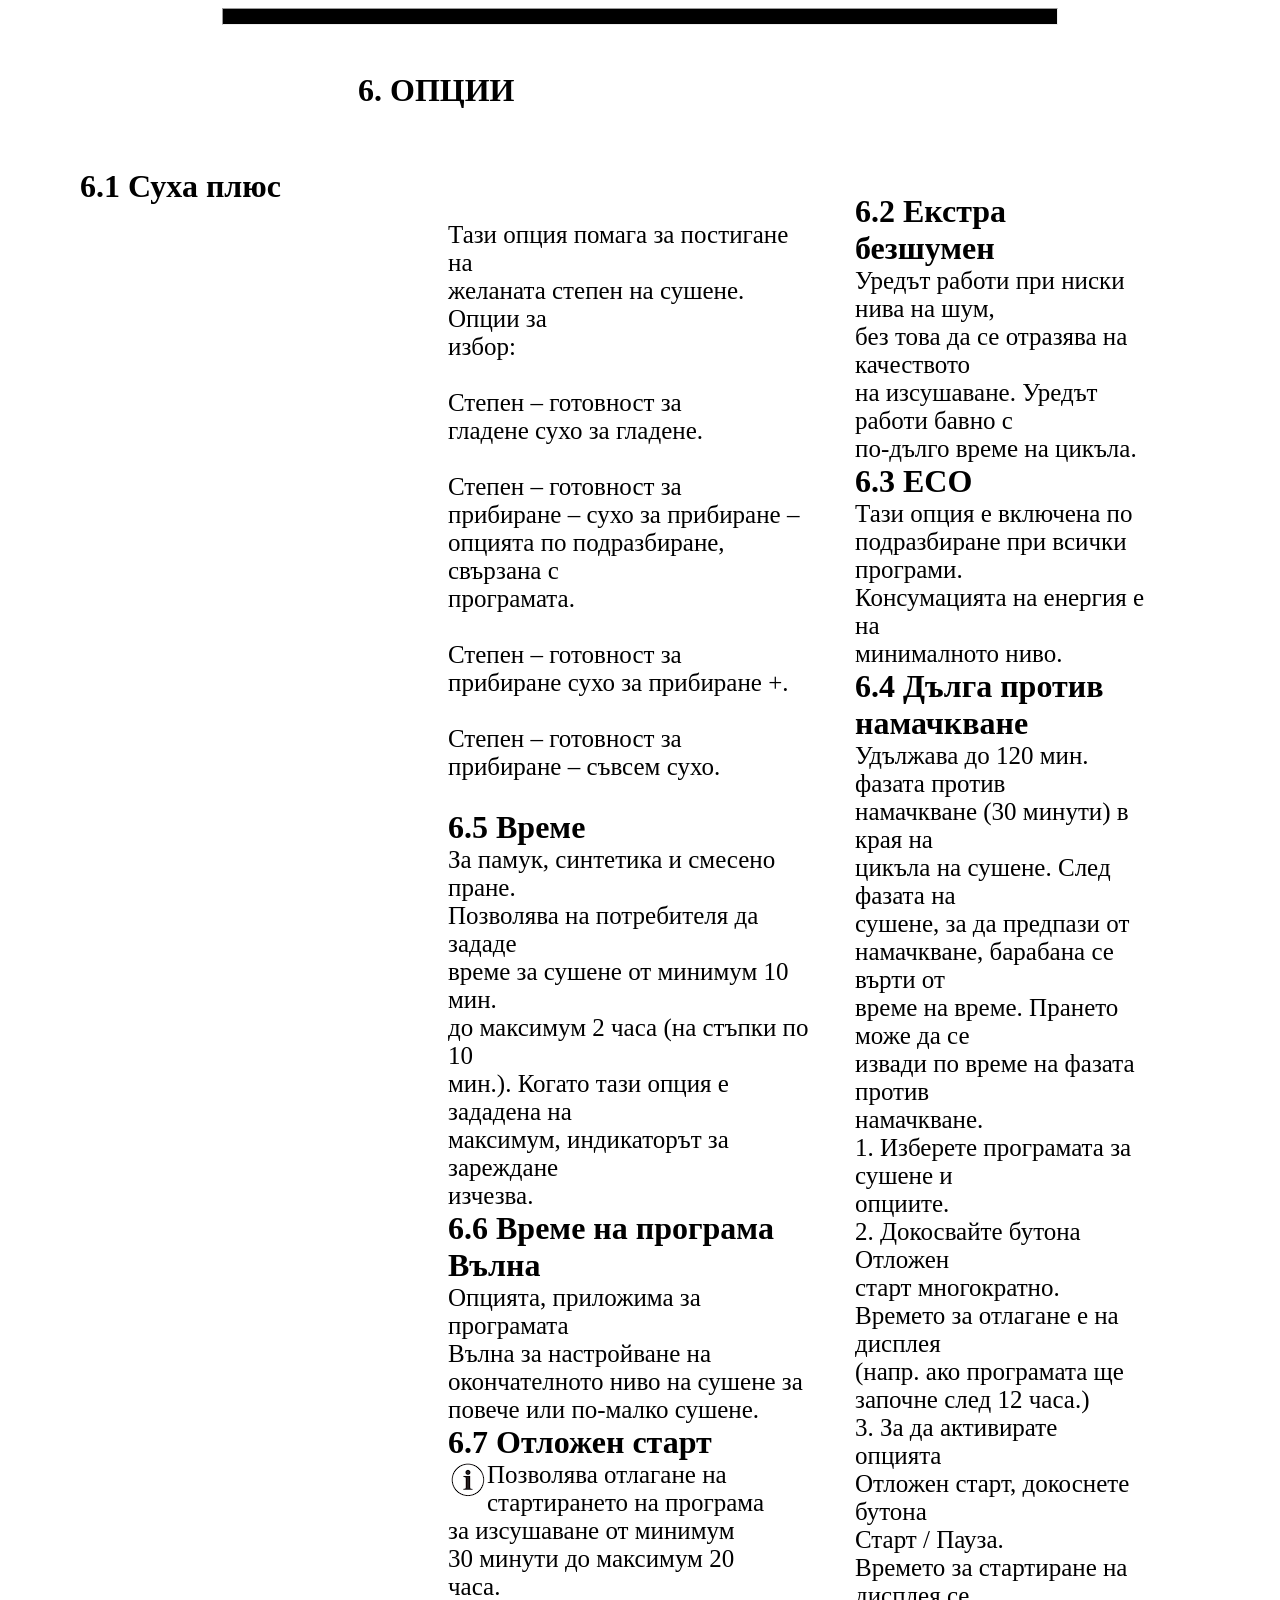
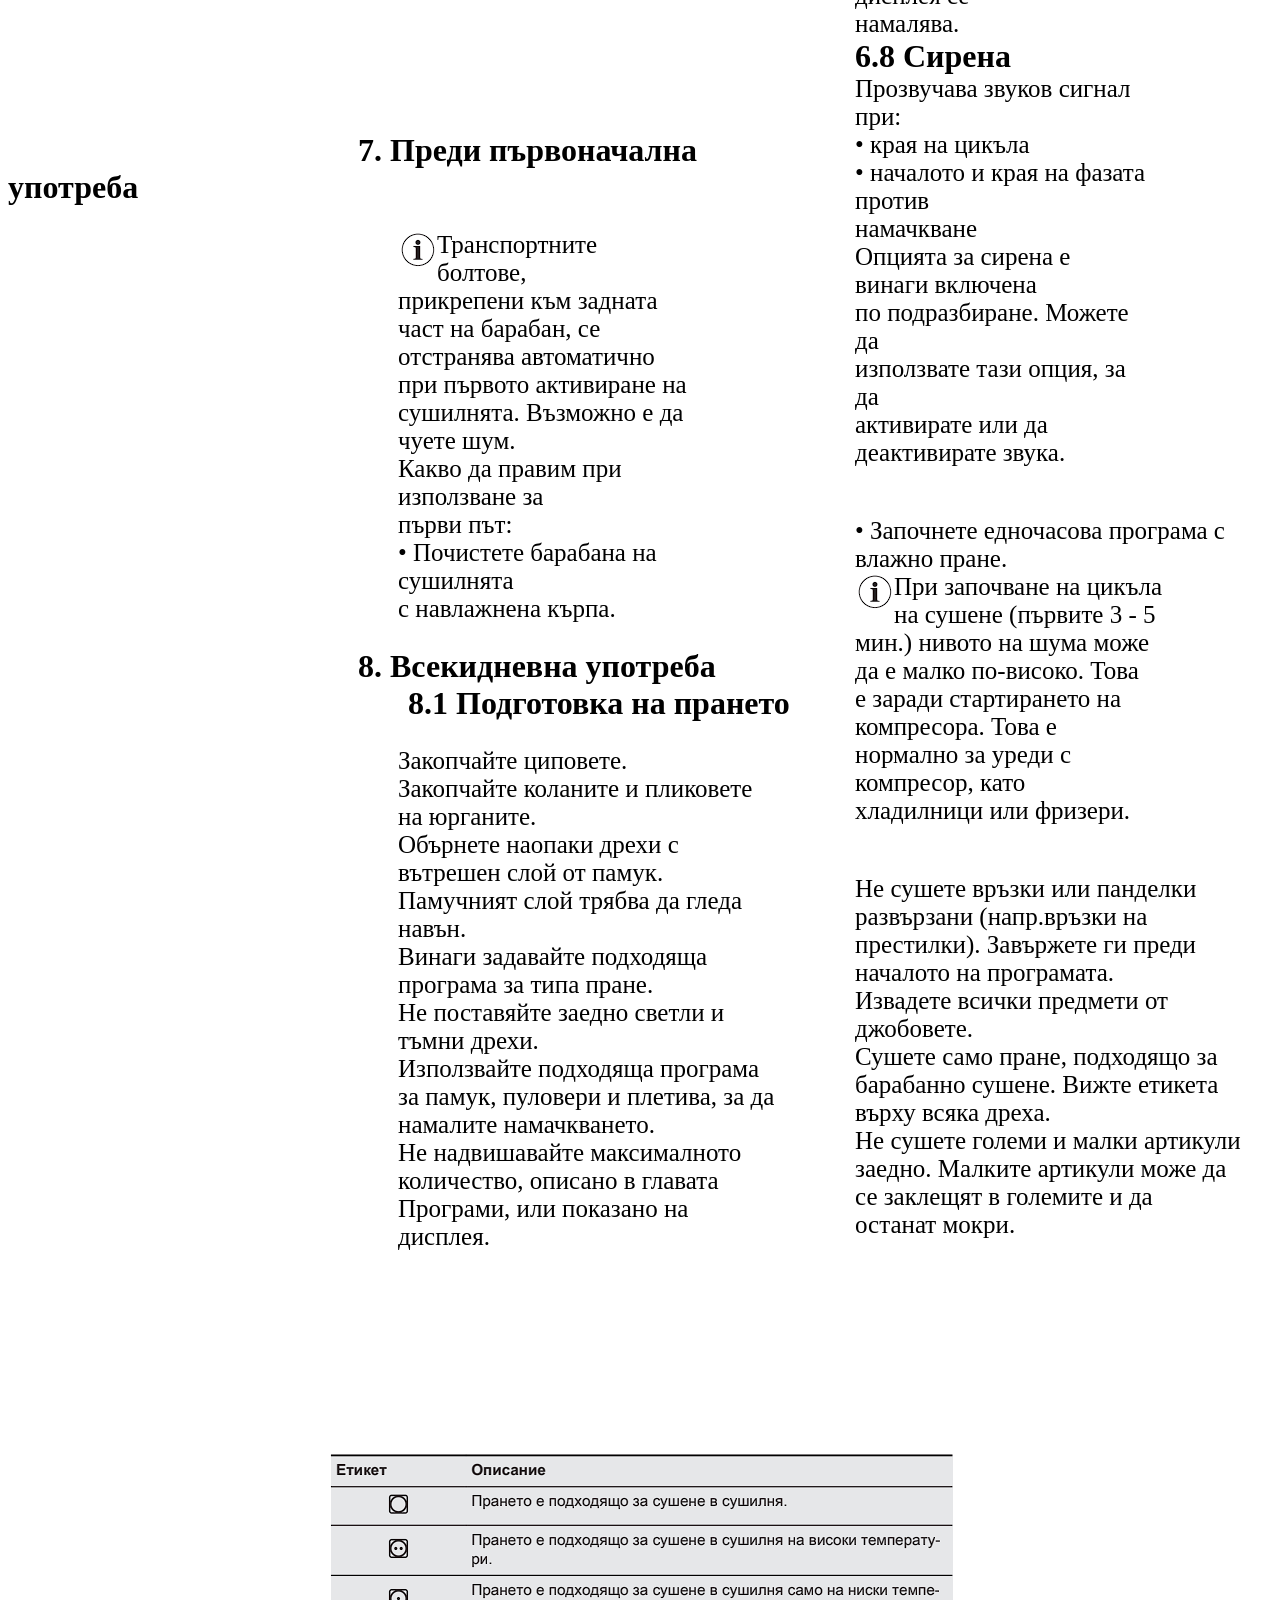
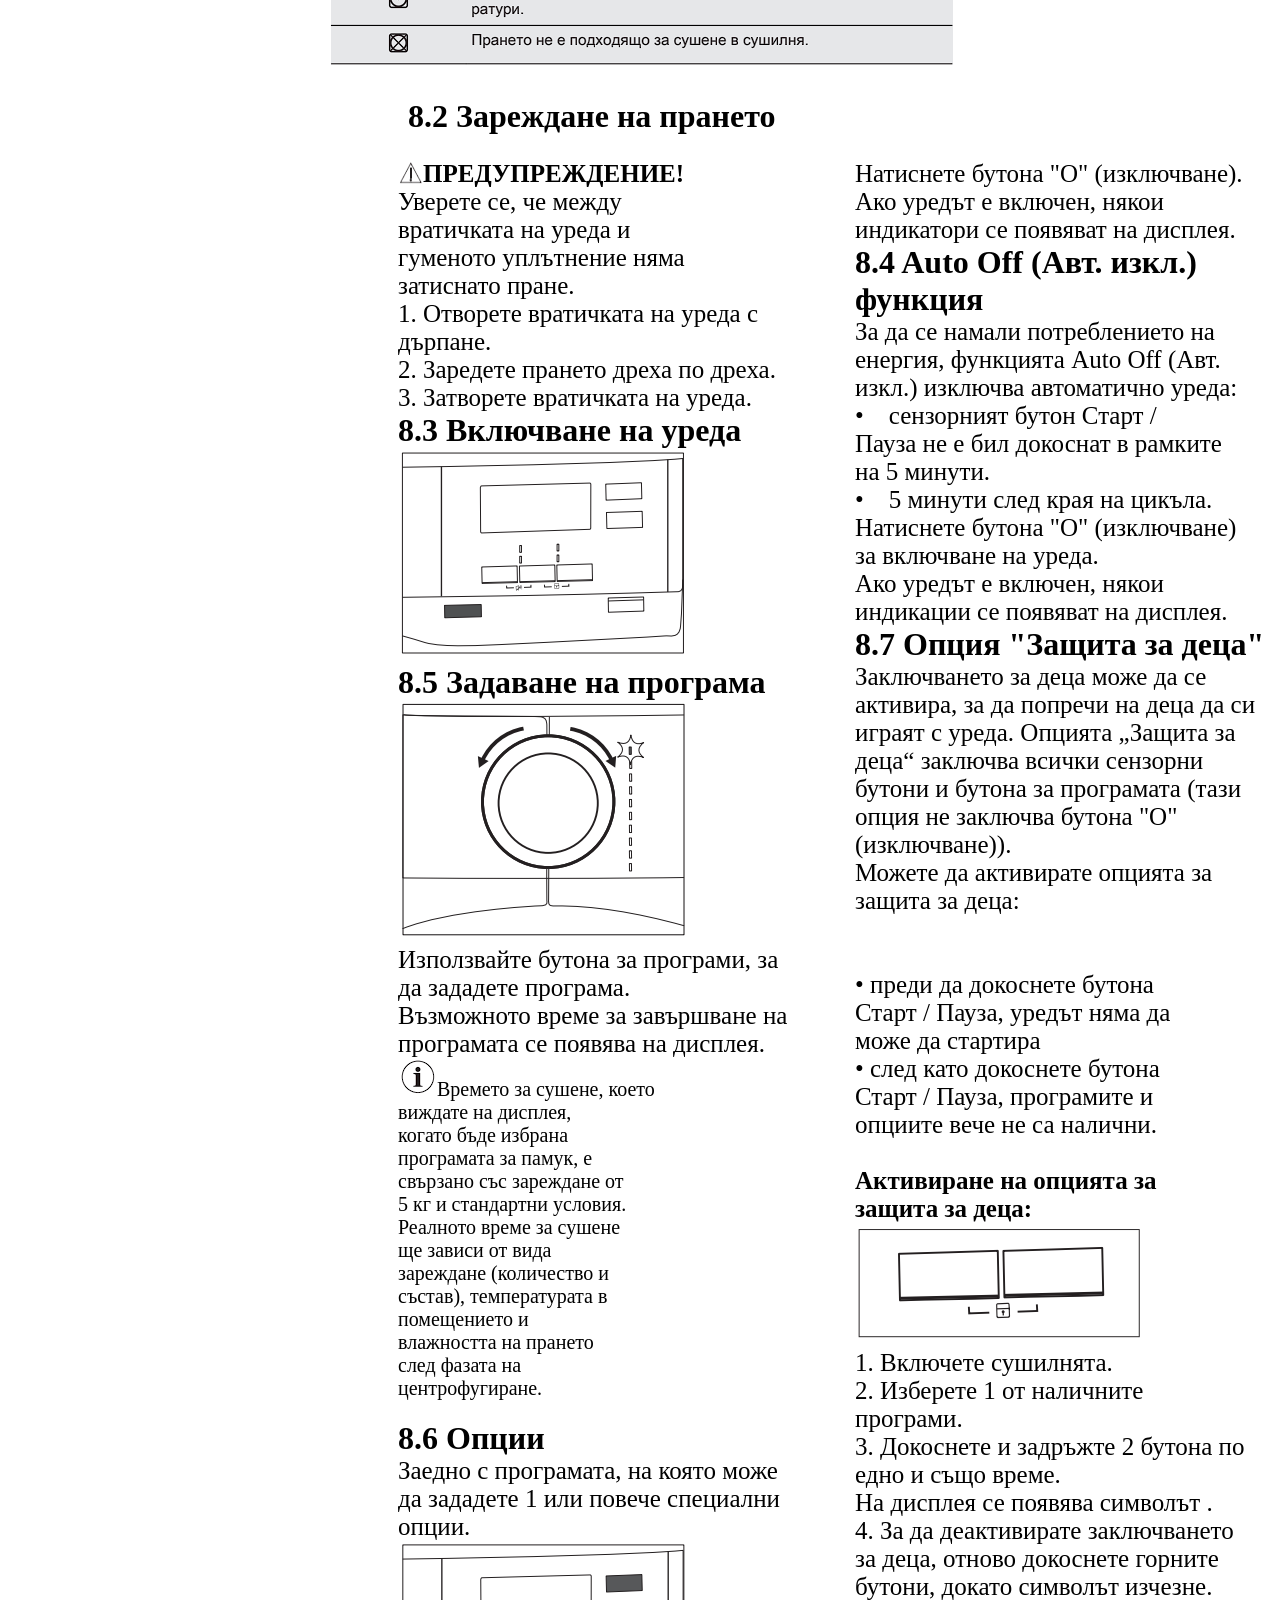
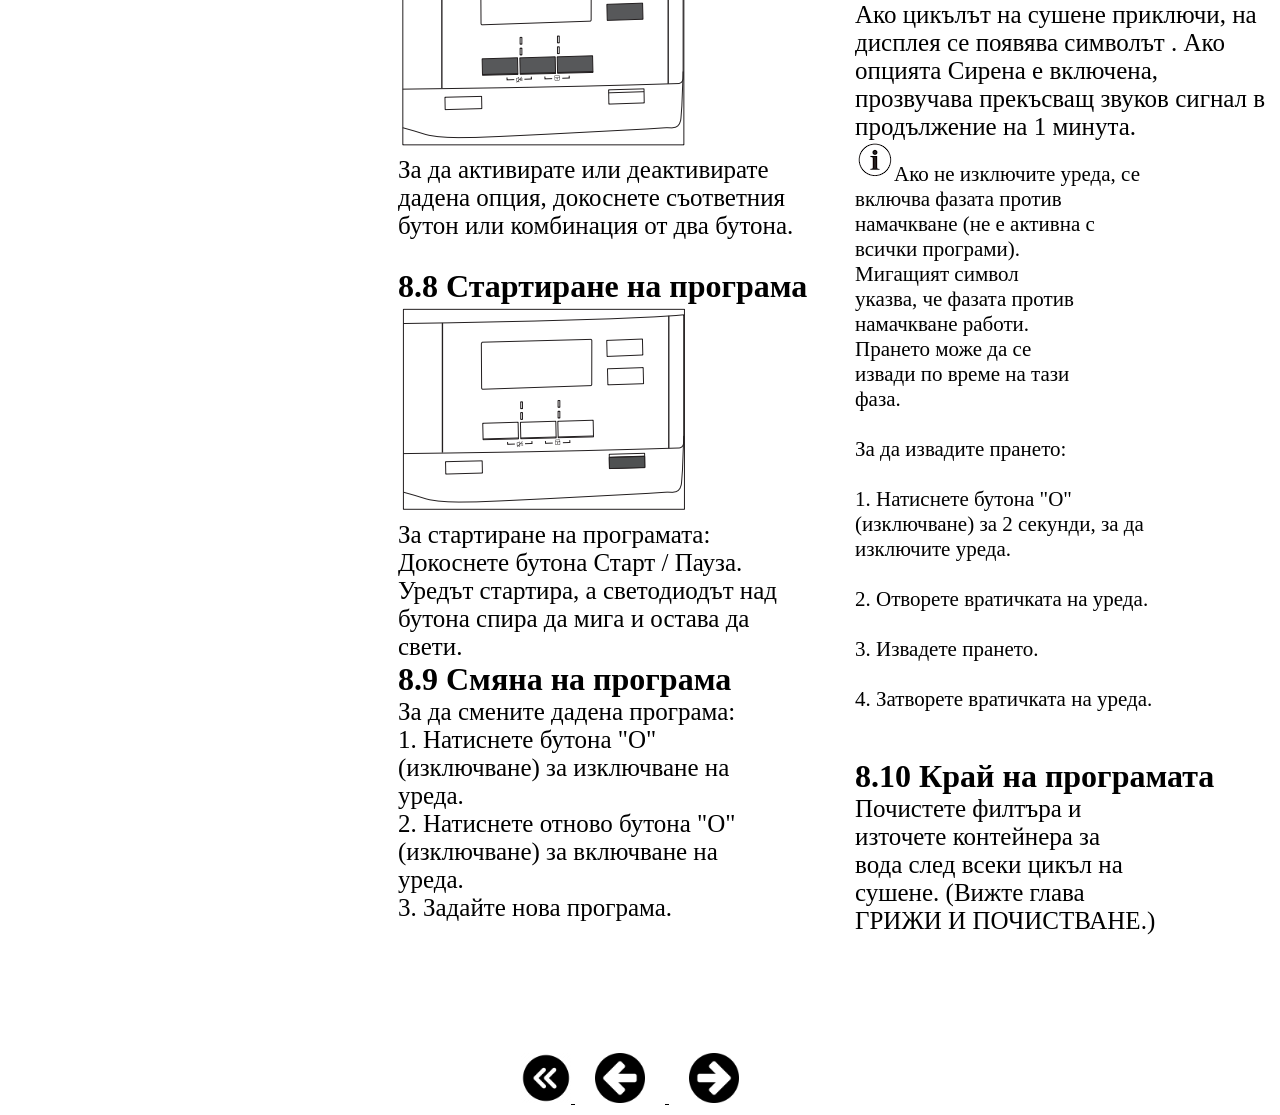
<file: Page5.html>
﻿<!DOCTYPE html>

<html lang="en" xmlns="http://www.w3.org/1999/xhtml">
<head>
    <meta charset="utf-8" />
    <title>ОПЦИИ</title>
    <link rel="stylesheet" href="StyleSheet1.css" />

</head>
<body>
    <hr style="background-color: black; color: dimgray;" size="17" width="66%" id="ref6"/>
    <br />

    <div style="font-size:32px; margin-left: 350px">
        <h1 style="font-size: 32px"><b>6.&nbsp;ОПЦИИ</b></h1><br />
        <b style="margin-left: -735px">6.1 Суха плюс</b>

        <style>
            .textleft {
                width: 50%;
                float: left;
            }

            .textright {
                width: 50%;
                float: right;
            }

            .textheader {
                list-style-type: none;
            }
        </style>
        <div class="textleft" style="font-size: 25px">
            <ul type="disc" style="margin-left: 50px; font-size: 25px">
                <li style="list-style-type: none">
                    <br />
                    Тази опция помага за постигане на <br />
                    желаната степен на сушене. Опции за <br />
                    избор: <br />
                    <br />
                </li>
                <li style="list-style-type: none">
                    Степен – готовност за <br />
                    гладене сухо за гладене. <br />
                    <br />
                </li>
                <li style="list-style-type: none">
                    Степен – готовност за <br />
                    прибиране – сухо за прибиране – <br />
                    опцията по подразбиране, свързана с <br />
                    програмата. <br />
                    <br />
                </li>
                <li style="list-style-type: none">
                    Степен – готовност за <br />
                    прибиране сухо за прибиране +. <br />
                    <br />
                <li style="list-style-type: none">
                    Степен – готовност за <br />
                    прибиране – съвсем сухо. <br />
                    <br />
                </li>
                <li class="textheader">
                    <b style="font-size: 32px; list-style-type: none">6.5 Време</b>
                </li>
                <li style="list-style-type: none">
                    За памук, синтетика и смесено пране. <br />
                    Позволява на потребителя да зададе <br />
                    време за сушене от минимум 10 мин. <br />
                    до максимум 2 часа (на стъпки по 10 <br />
                    мин.). Когато тази опция е зададена на <br />
                    максимум, индикаторът за зареждане <br />
                    изчезва. <br />
                </li>
                <li class="textheader">
                    <b style="font-size: 32px; list-style-type: none">6.6 Време на програма Вълна</b>
                </li>
                <li style="list-style-type: none">
                    Опцията, приложима за програмата <br />
                    Вълна за настройване на <br />
                    окончателното ниво на сушене за <br />
                    повече или по-малко сушене. <br />
                </li>
                <li class="textheader">
                    <b style="font-size: 32px; list-style-type: none">6.7 Отложен старт</b>
                </li>
                <li style="list-style-type: none">
                    <img style="float: left" src="Images/Icon7.png" />
                    Позволява отлагане на <br />
                    стартирането на програма <br />
                    за изсушаване от минимум <br />
                    30 минути до максимум 20 <br />
                    часа. <br />
                </li>
            </ul>
        </div>
        <div class="textright" style="font-size: 25px">
            <ul type="disc" style="margin-right: 125px; font-size: 25px">
                <li class="textheader">
                    <b style="font-size: 32px; list-style-type: none">6.2 Екстра безшумен</b>
                </li>
                <li style="list-style-type: none">
                    Уредът работи при ниски нива на шум, <br />
                    без това да се отразява на качеството <br />
                    на изсушаване. Уредът работи бавно с <br />
                    по-дълго време на цикъла. <br />
                </li>
                <li class="textheader">
                    <b style="font-size: 32px; list-style-type: none">6.3 ECO</b>
                </li>
                <li style="list-style-type: none">
                    Тази опция е включена по <br />
                    подразбиране при всички програми. <br />
                    Консумацията на енергия е на <br />
                    минималното ниво. <br />
                </li>

                <li class="textheader">
                    <b style="font-size: 32px; list-style-type: none">6.4 Дълга против намачкване</b>
                </li>
                <li style="list-style-type: none">
                    Удължава до 120 мин. фазата против <br />
                    намачкване (30 минути) в края на <br />
                    цикъла на сушене. След фазата на <br />
                    сушене, за да предпази от <br />
                    намачкване, барабана се върти от <br />
                    време на време. Прането може да се <br />
                    извади по време на фазата против <br />
                    намачкване. <br />
                </li>
                <li style="list-style-type: none">
                    1. Изберете програмата за сушене и <br />
                    опциите. <br />
                </li>
                <li style="list-style-type: none">
                    2. Докосвайте бутона Отложен <br />
                    старт многократно. <br />
                    Времето за отлагане е на дисплея <br />
                    (напр. ако програмата ще <br />
                    започне след 12 часа.) <br />
                </li>
                <li style="list-style-type: none">
                    3. За да активирате опцията <br />
                    Отложен старт, докоснете бутона <br />
                    Старт / Пауза. <br />
                    Времето за стартиране на дисплея се <br />
                    намалява. <br />
                </li>
                <li class="textheader">
                    <b style="font-size: 32px; list-style-type: none">6.8 Сирена</b>
                </li>
                <li style="list-style-type: none">
                    Прозвучава звуков сигнал при: <br />
                    • края на цикъла <br />
                    • началото и края на фазата против <br />
                    намачкване <br />
                    Опцията за сирена е винаги включена <br />
                    по подразбиране. Можете да <br />
                    използвате тази опция, за да <br />
                    активирате или да деактивирате звука. <br />
                </li>
            </ul>
        </div>
    </div>
    <p style="opacity:0"">
        breakroll <br />
        breakroll <br />
        breakroll <br />
        breakroll <br />
    </p>
    <br id="ref7" />
    <b style="margin-left: 350px; font-size: 32px">7.&nbsp;Преди първоначална употреба</b>
    <div style="font-size:32px; margin-left: 350px">

        <div class="textleft" style="font-size: 25px">
            <ul type="disc" style="margin-right: 125px; font-size: 25px">
                <li style="list-style-type: none">
                    <img style="float: left" src="Images/Icon7.png" />
                    Транспортните болтове, <br />
                    прикрепени към задната <br />
                    част на барабан, се <br />
                    отстранява автоматично <br />
                    при първото активиране на <br />
                    сушилнята. Възможно е да <br />
                    чуете шум. <br />
                    Какво да правим при използване за <br />
                    първи път: <br />
                    • Почистете барабана на сушилнята <br />
                    с навлажнена кърпа. <br />
                </li>
            </ul>
        </div>
        <div class="textright" style="font-size: 25px">
            <ul style="list-style-type: none">
                <li style="list-style-type: none">
                    • Започнете едночасова програма с <br />
                    влажно пране. <br />
                    <img style="float: left" src="Images/Icon7.png" />
                    При започване на цикъла <br />
                    на сушене (първите 3 - 5 <br />
                    мин.) нивото на шума може <br />
                    да е малко по-високо. Това <br />
                    е заради стартирането на <br />
                    компресора. Това е <br />
                    нормално за уреди с <br />
                    компресор, като <br />
                    хладилници или фризери. <br />
                </li>
            </ul>
        </div>
    </div>
    <br id="ref8"/>
    <b style="margin-left: 350px; font-size: 32px">8.&nbsp;Всекидневна употреба</b> <br />
    <b style="font-size:32px; margin-left: 400px">8.1 Подготовка на прането</b>
    <div style="font-size:32px; margin-left: 350px">
        <div class="textleft" style="font-size: 25px;">
            <ul style="list-style-type: none">
                <li>
                    Закопчайте циповете. <br />
                </li>
                <li>
                    Закопчайте коланите и пликовете <br />
                    на юрганите. <br />
                </li>
                <li>
                    Обърнете наопаки дрехи с <br />
                    вътрешен слой от памук. <br />
                    Памучният слой трябва да гледа <br />
                    навън. <br />
                </li>
                <li>
                    Винаги задавайте подходяща <br />
                    програма за типа пране. <br />
                </li>
                <li>
                    Не поставяйте заедно светли и <br />
                    тъмни дрехи. <br />
                </li>
                <li>
                    Използвайте подходяща програма <br />
                    за памук, пуловери и плетива, за да <br />
                    намалите намачкването. <br />
                </li>
                <li>
                    Не надвишавайте максималното <br />
                    количество, описано в главата <br />
                    Програми, или показано на <br />
                    дисплея. <br />
                </li>
            </ul>
        </div>
        <div class="textright" style="font-size: 25px;">
            <ul style="list-style-type: none">
                <li>
                    Не сушете връзки или панделки <br />
                    развързани (напр.връзки на <br />
                    престилки). Завържете ги преди <br />
                    началото на програмата. <br />
                </li>
                <li>
                    Извадете всички предмети от <br />
                    джобовете. <br />
                </li>
                <li>
                    Сушете само пране, подходящо за <br />
                    барабанно сушене. Вижте етикета <br />
                    върху всяка дреха. <br />
                </li>
                <li>
                    Не сушете големи и малки артикули <br />
                    заедно. Малките артикули може да <br />
                    се заклещят в големите и да <br />
                    останат мокри. <br />
                </li>
            </ul>
        </div>
    </div>
    <p style="opacity:0">
        breakroll <br />
        breakroll <br />
        breakroll <br />
        breakroll <br />
        breakroll <br />
        breakroll <br />
        breakroll <br />
        breakroll <br />
        breakroll <br />

    </p>
    <div align="center">
        <img src="Images/LabelDescription.png" />
    </div>
    <br />
    <b style="font-size:32px; margin-left: 400px">8.2 Зареждане на прането</b>
    <div style="font-size:32px; margin-left: 350px">
        <div class="textleft" style="font-size: 25px;">
            <ul style="list-style-type: none">
                <li>
                    <img style="float: left" src="Images/Icon4.png" height="25" width="25" />
                    <b>ПРЕДУПРЕЖДЕНИЕ!<br /></b>
                    Уверете се, че между <br />
                    вратичката на уреда и <br />
                    гуменото уплътнение няма <br />
                    затиснато пране. <br />
                    1. Отворете вратичката на уреда с <br />
                    дърпане. <br />
                    2. Заредете прането дреха по дреха. <br />
                    3. Затворете вратичката на уреда. <br />
                </li>
                <li class="textheader">
                    <b style="font-size: 32px; list-style-type: none">8.3 Включване на уреда</b> <br />
                    <img src="Images/TurnOn.png" /><br />
                </li>
                <li class="textheader">
                    <b style="font-size: 32px">8.5 Задаване на програма</b> <br />
                    <img src="Images/SetProgram.png" /><br />
                </li>
                <li>
                    Използвайте бутона за програми, за <br />
                    да зададете програма. <br />
                    Възможното време за завършване на <br />
                    програмата се появява на дисплея. <br />
                    <img style="float: left" src="Images/Icon7.png" />
                    <p style="font-size: 20px">
                        Времето за сушене, което <br />
                        виждате на дисплея, <br />
                        когато бъде избрана <br />
                        програмата за памук, е <br />
                        свързано със зареждане от <br />
                        5 кг и стандартни условия. <br />
                        Реалното време за сушене <br />
                        ще зависи от вида <br />
                        зареждане (количество и <br />
                        състав), температурата в <br />
                        помещението и <br />
                        влажността на прането <br />
                        след фазата на <br />
                        центрофугиране. <br />
                    </p>
                </li>
                <li class="textheader">
                    <b style="font-size: 32px; list-style-type: none">8.6 Опции</b>
                </li>
                <li>
                    Заедно с програмата, на която може <br />
                    да зададете 1 или повече специални <br />
                    опции.<br />
                    <img src="Images/ProgramOptions.png" /><br />
                    За да активирате или деактивирате <br />
                    дадена опция, докоснете съответния <br />
                    бутон или комбинация от два бутона.<br />
                    <br />
                </li>

                <li class="textheader">
                    <b style="font-size: 32px; list-style-type: none">8.8 Стартиране на програма</b> <br />
                    <img src="Images/ProgramStart.png" /><br />
                    За стартиране на програмата: <br />
                    Докоснете бутона Старт / Пауза. <br />
                    Уредът стартира, а светодиодът над <br />
                    бутона спира да мига и остава да <br />
                    свети. <br />
                </li>
                <li class="textheader">
                    <b style="font-size: 32px; list-style-type: none">8.9 Смяна на програма</b> <br />
                    За да смените дадена програма: <br />
                    1. Натиснете бутона "O" <br />
                    (изключване) за изключване на <br />
                    уреда. <br />
                    2. Натиснете отново бутона "O" <br />
                    (изключване) за включване на <br />
                    уреда. <br />
                    3. Задайте нова програма. <br />
                </li>
            </ul>
        </div>
        <div class="textright" style="font-size: 25px;">
            <ul style="list-style-type: none">
                <li>
                    Натиснете бутона "O" (изключване). <br />
                    Ако уредът е включен, някои <br />
                    индикатори се появяват на дисплея. <br />
                </li>
                <li class="textheader">
                    <b style="font-size: 32px; list-style-type: none">
                        8.4 Auto Off (Авт. изкл.)<br />
                        функция
                    </b>
                </li>
                <li>
                    За да се намали потреблението на <br />
                    енергия, функцията Auto Off (Авт. <br />
                    изкл.) изключва автоматично уреда: <br />
                    • &nbsp;&nbsp; сензорният бутон Старт / <br />
                    Пауза не е бил докоснат в рамките <br />
                    на 5 минути. <br />
                    • &nbsp;&nbsp; 5 минути след края на цикълa. <br />
                    Натиснете бутона "O" (изключване) <br />
                    за включване на уреда. <br />
                    Ако уредът е включен, някои <br />
                    индикации се появяват на дисплея. <br />
                </li>
                <li class="textheader">
                    <b style="font-size: 32px; list-style-type: none">8.7 Опция "Защита за деца"</b>
                </li>
                <li>
                    Заключването за деца може да се <br />
                    активира, за да попречи на деца да си <br />
                    играят с уреда. Опцията „Защита за <br />
                    деца“ заключва всички сензорни <br />
                    бутони и бутона за програмата (тази <br />
                    опция не заключва бутона "O" <br />
                    (изключване)). <br />
                    Можете да активирате опцията за <br />
                    защита за деца: <br /> <br />
                    <br />
                    • преди да докоснете бутона <br />
                    Старт / Пауза, уредът няма да <br />
                    може да стартира <br />
                    • след като докоснете бутона <br />
                    Старт / Пауза, програмите и <br />
                    опциите вече не са налични.<br />
                    <br />
                    <b>
                        Активиране на опцията за<br>
                        защита за деца:<br />
                        <img src="Images/ProgramProtection.png" /><br />
                    </b>
                    1. Включете сушилнята. <br />
                    2. Изберете 1 от наличните <br />
                    програми. <br />
                    3. Докоснете и задръжте 2 бутона по <br />
                    едно и също време. <br />
                    На дисплея се появява символът . <br />
                    4. За да деактивирате заключването <br />
                    за деца, отново докоснете горните <br />
                    бутони, докато символът изчезне. <br />
                    Ако цикълът на сушене приключи, на <br />
                    дисплея се появява символът . Ако <br />
                    опцията Сирена е включена, <br />
                    прозвучава прекъсващ звуков сигнал в <br />
                    продължение на 1 минута. <br />
                    <img style="float: left" src="Images/Icon7.png" />
                    <p style="font-size: 21px">
                        Ако не изключите уреда, се <br />
                        включва фазата против <br />
                        намачкване (не е активна с <br />
                        всички програми). <br />
                        Мигащият символ <br />
                        указва, че фазата против <br />
                        намачкване работи. <br />
                        Прането може да се <br />
                        извади по време на тази <br />
                        фаза.<br />
                        <br />
                        За да извадите прането: <br />
                        <br />
                        1. Натиснете бутона "O" <br />
                        (изключване) за 2 секунди, за да <br />
                        изключите уреда. <br />
                        <br />
                        2. Отворете вратичката на уреда. <br />
                        <br />
                        3. Извадете прането. <br />
                        <br />
                        4. Затворете вратичката на уреда. <br />
                        <br />
                    </p>
                </li>
                <li class="textheader">
                    <b style="font-size: 32px; list-style-type: none">8.10 Край на програмата</b> <br />
                    Почистете филтъра и <br />
                    източете контейнера за <br />
                    вода след всеки цикъл на <br />
                    сушене. (Вижте глава <br />
                    ГРИЖИ И ПОЧИСТВАНЕ.) <br />
                </li>
            </ul>
        </div>
    </div>
    <p style="opacity:0">
        breakroll <br />
        breakroll <br />
        breakroll <br />
        breakroll <br />
        breakroll <br />
    </p>
    <div align="center">
        <a href="index.html">
            <img src="Images/MainPage.png" height="50" width="50" title="НАЧАЛО" />
        </a>
        <a href="Page4.html">
            <img src="Images/PreviousPage.png" height="50" width="50" hspace="20" title="ОПИСАНИЕ НА ПРОДУКТА" />
        </a>
        <a href="Page6.html">
            <img src="Images/NextPage.png" height="50" width="50" hspace="20" title="ПРЕПОРЪКИ И СЪВЕТИ" />
        </a>
    </div>
</body>
</html>
</file>
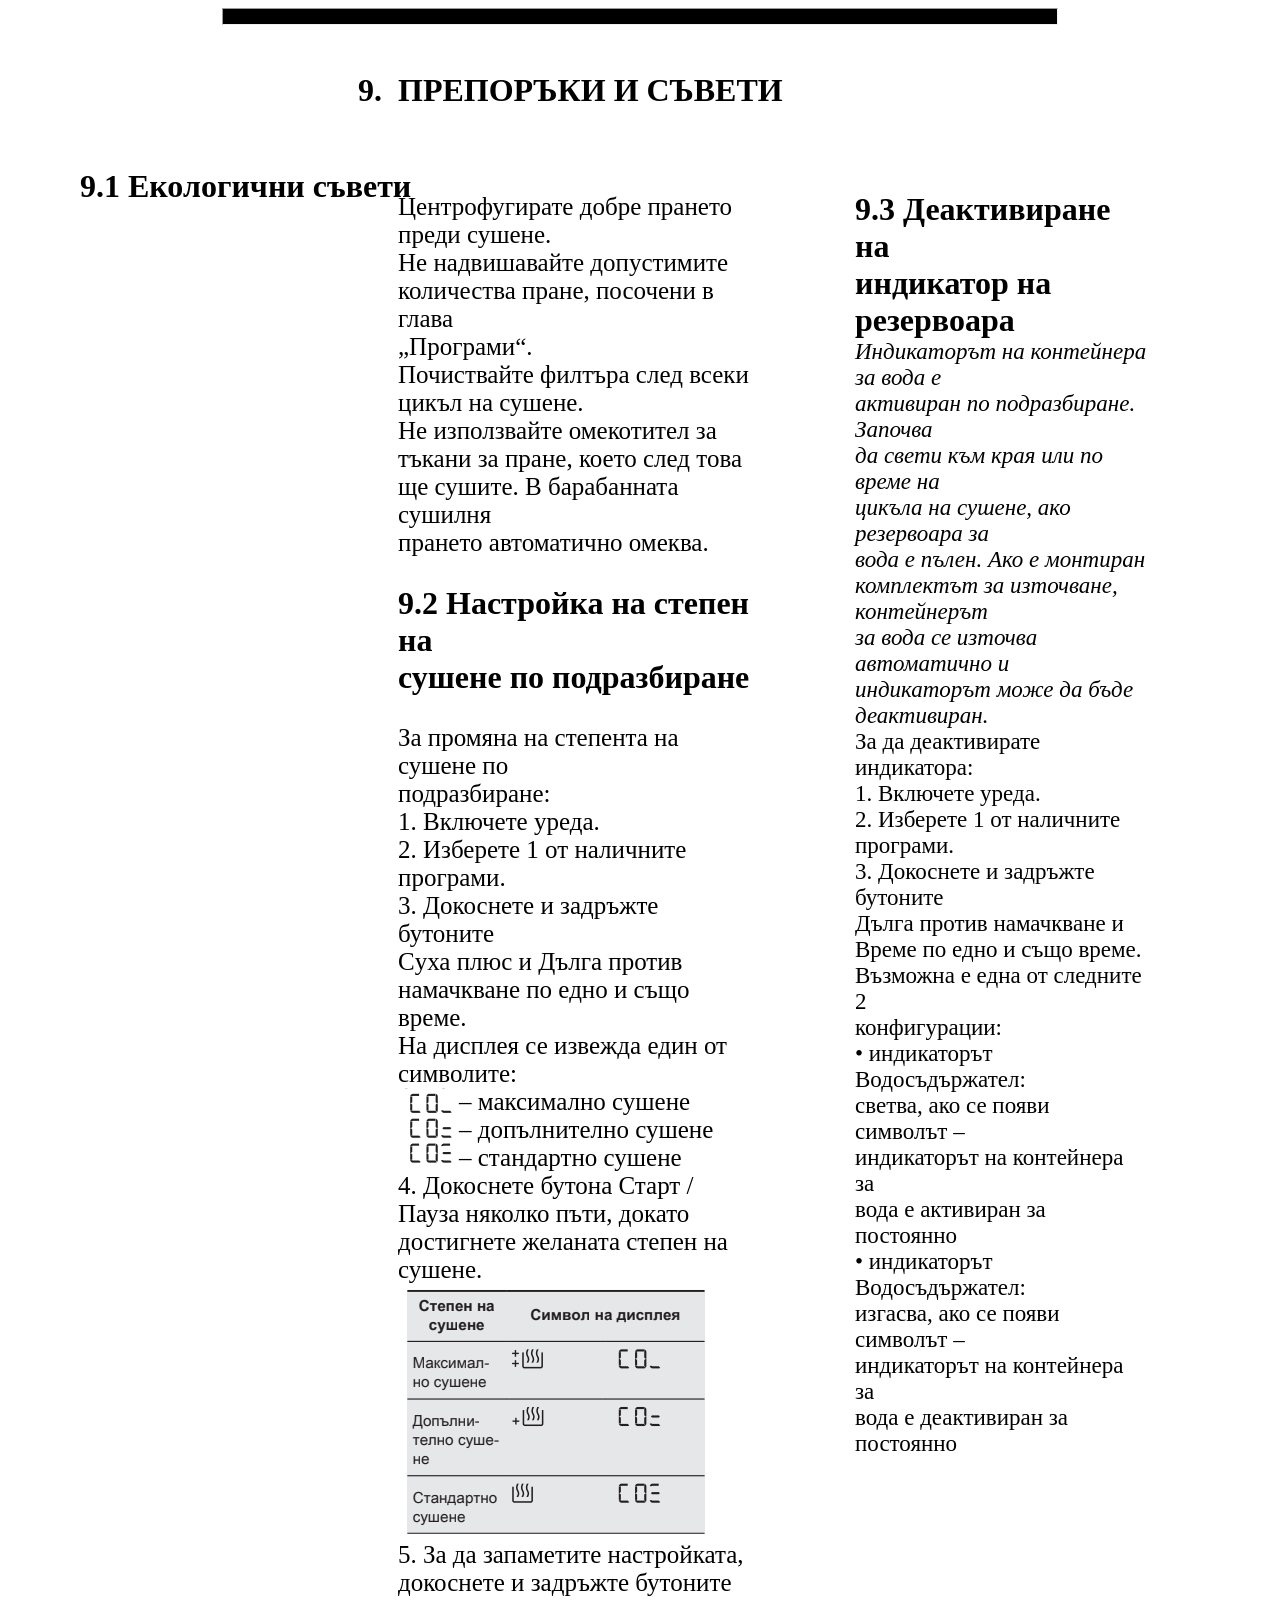
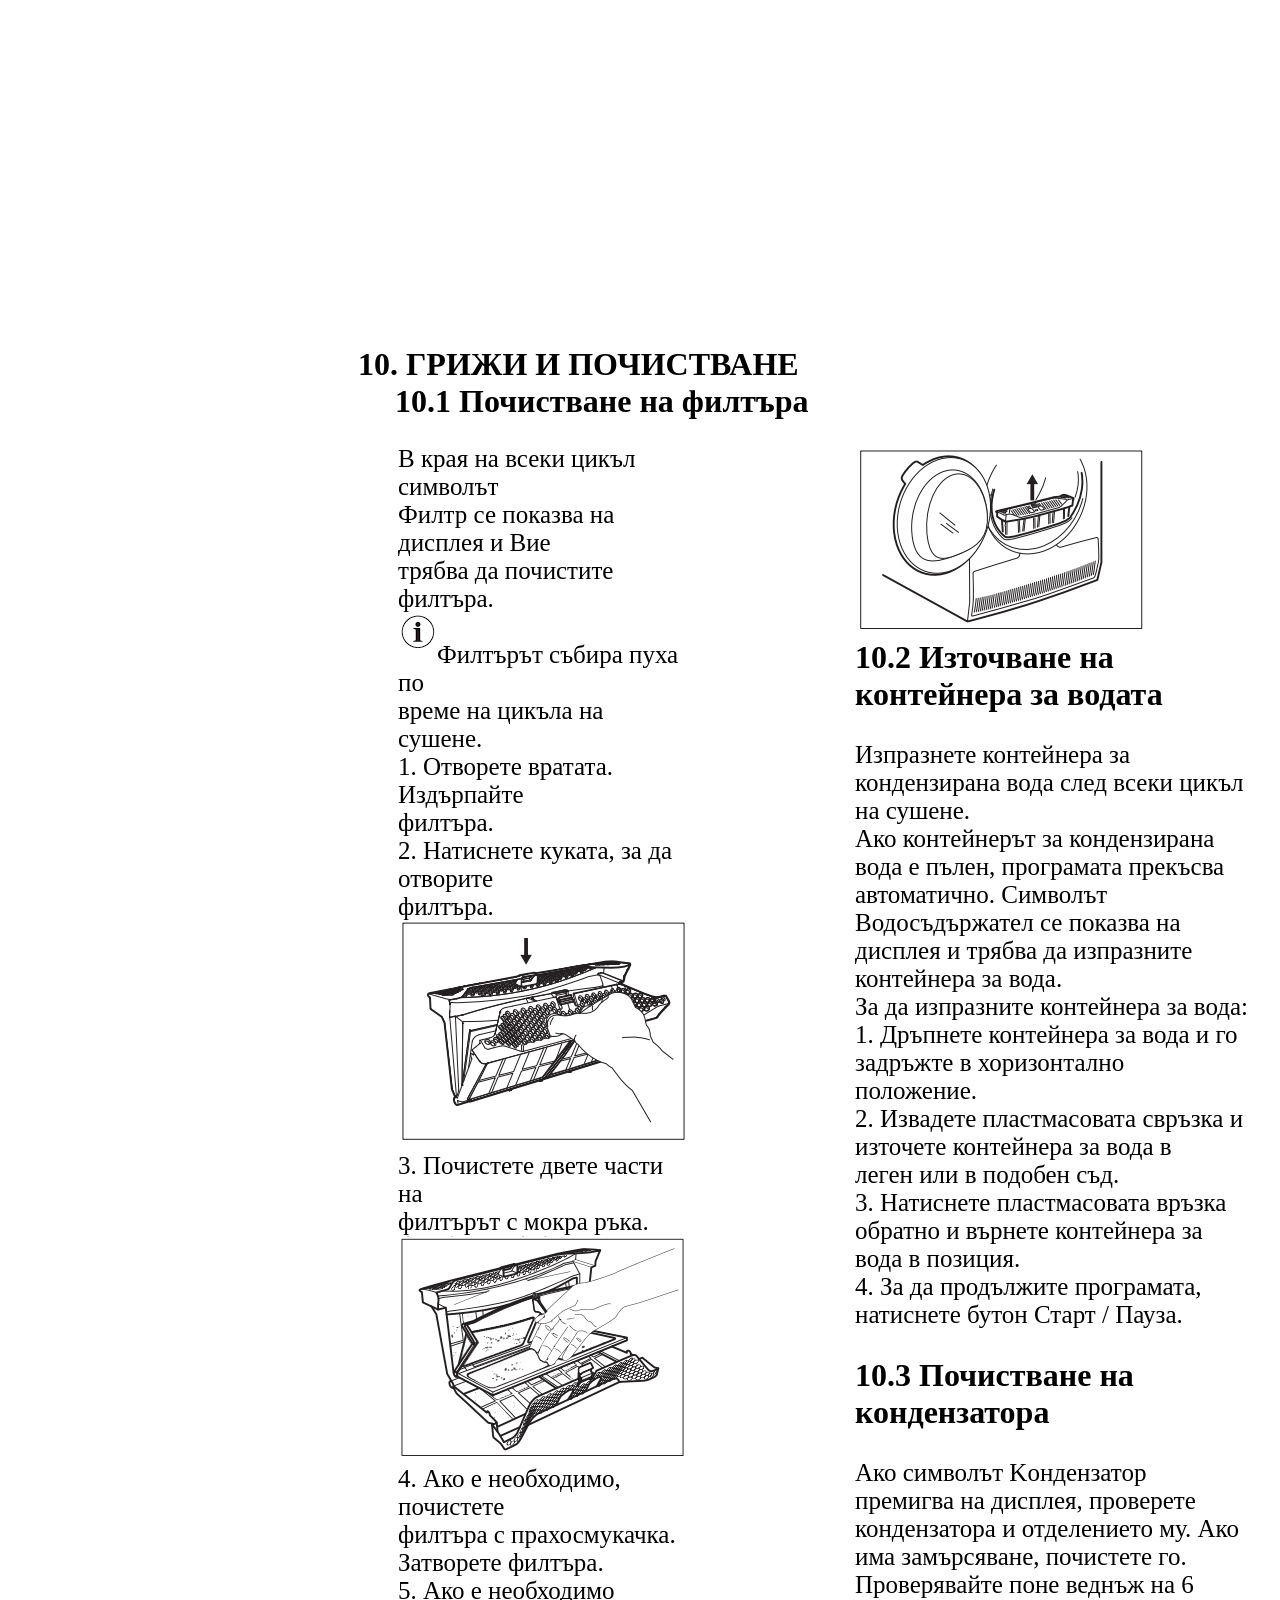
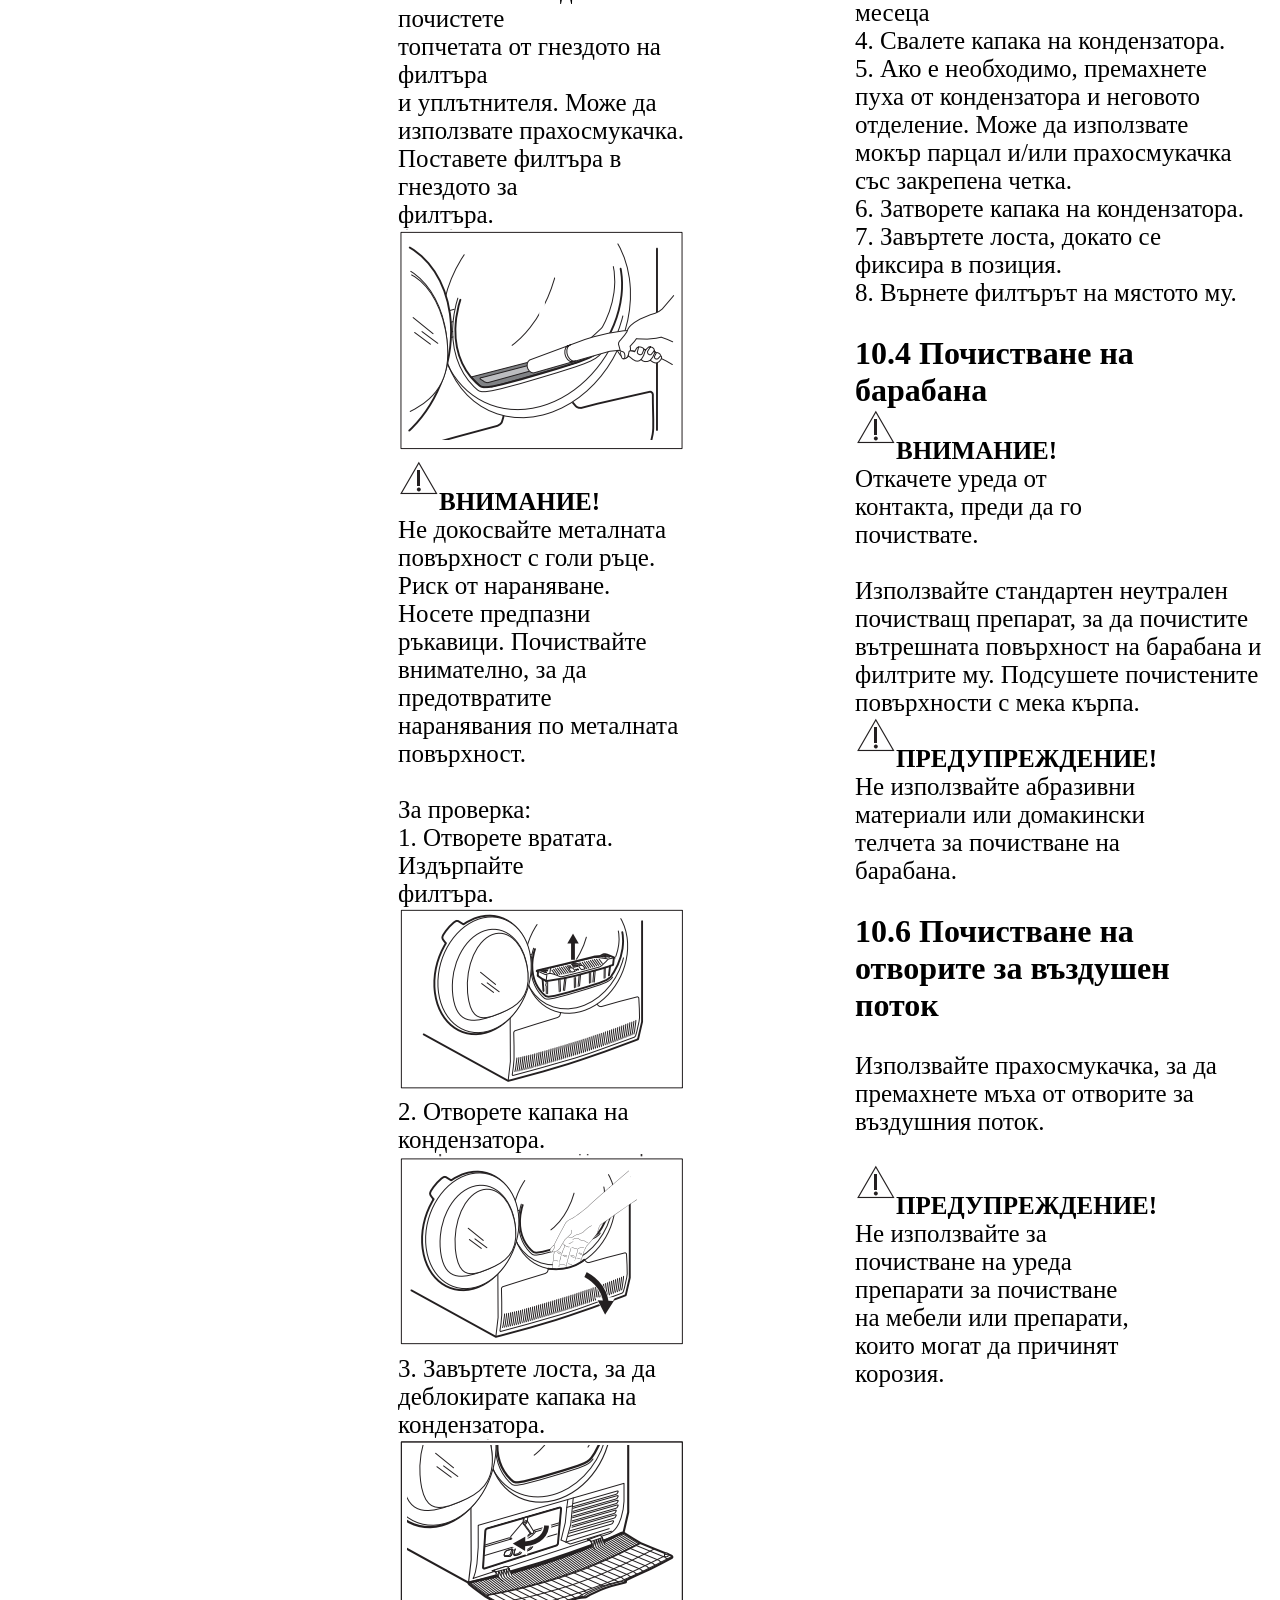
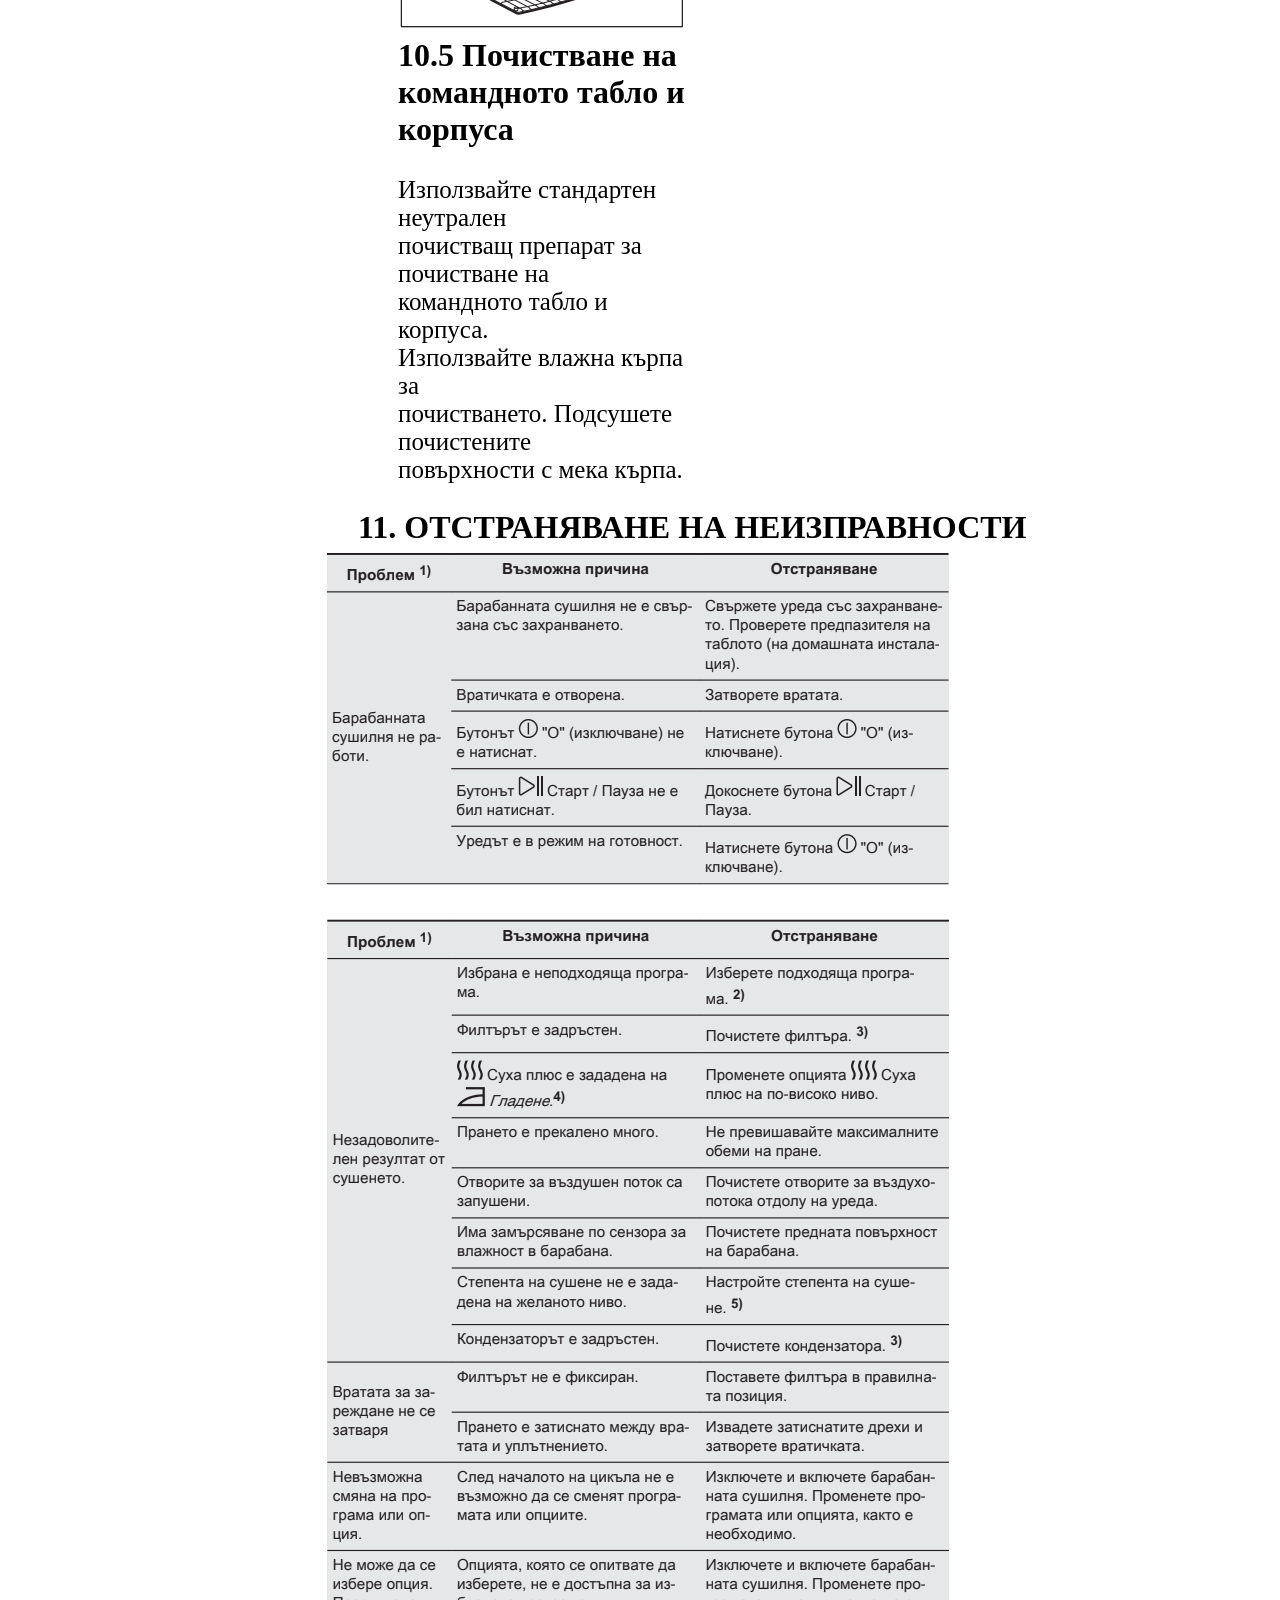
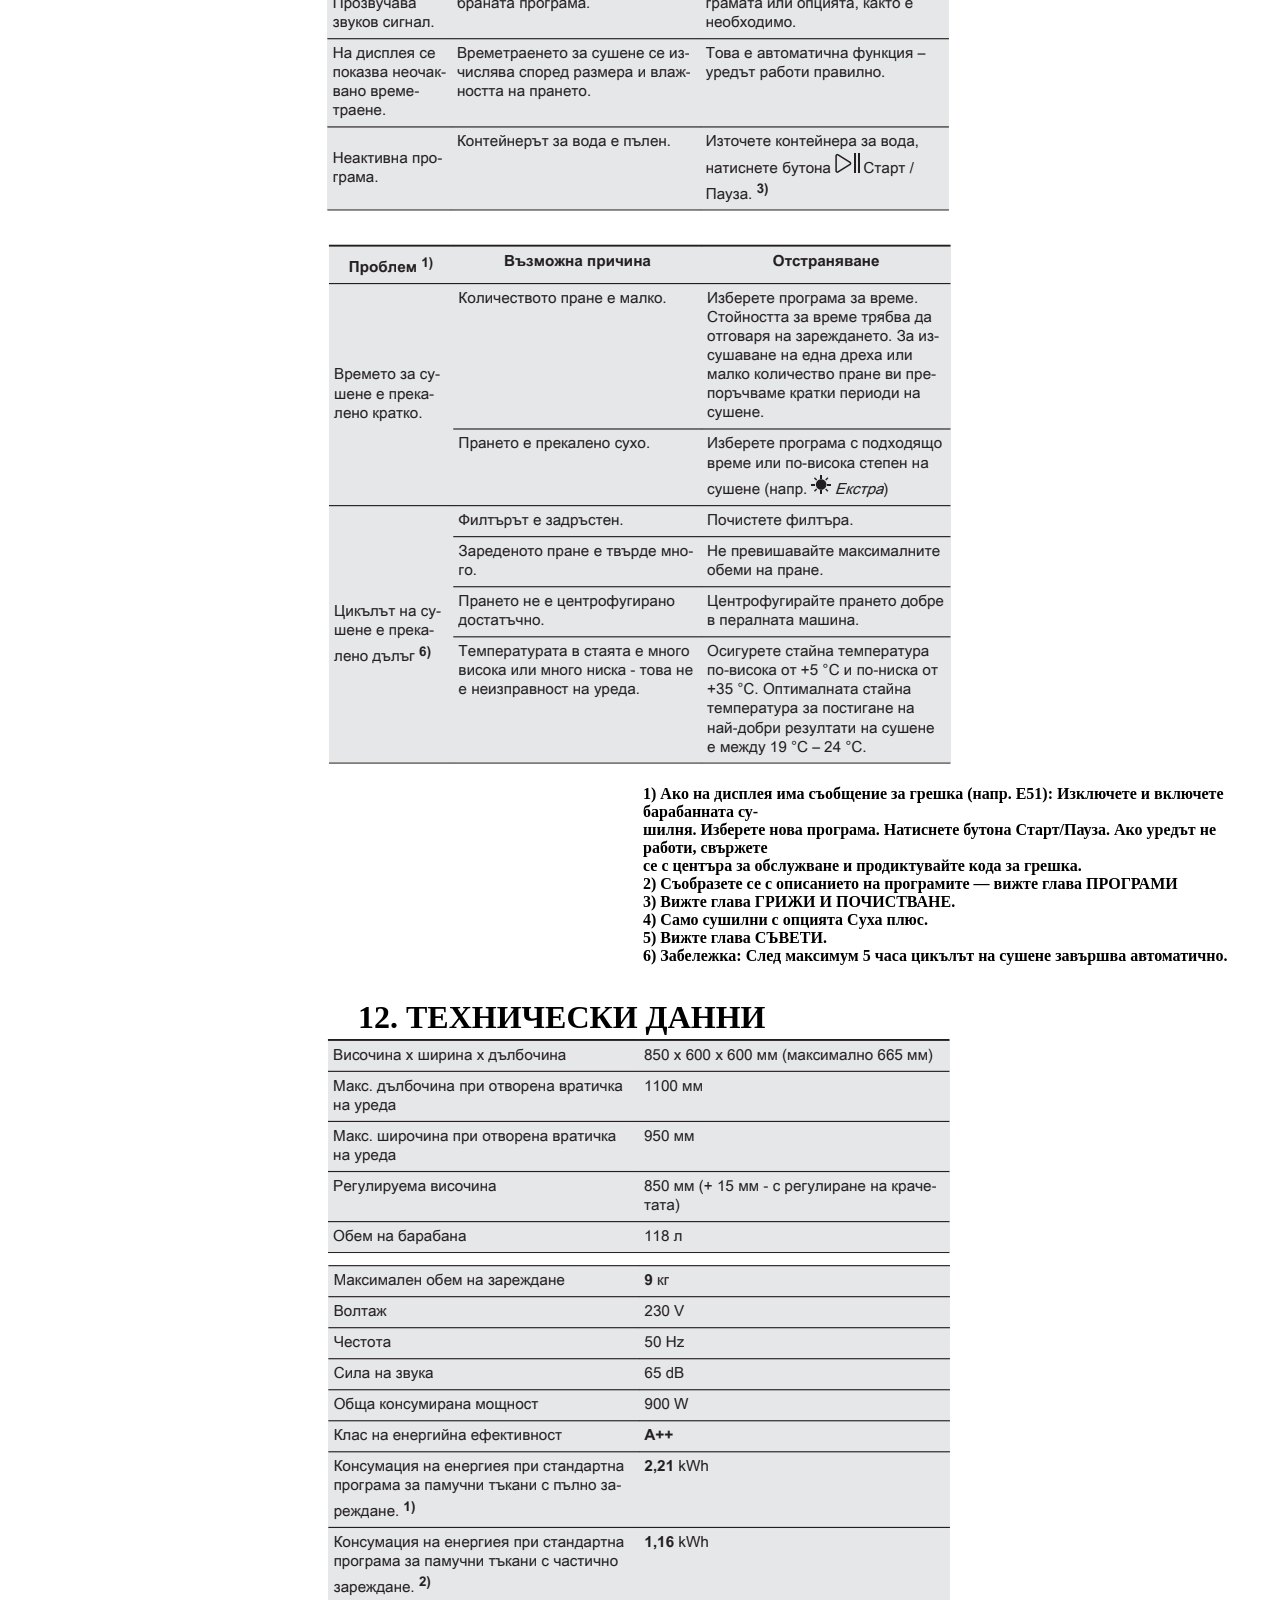
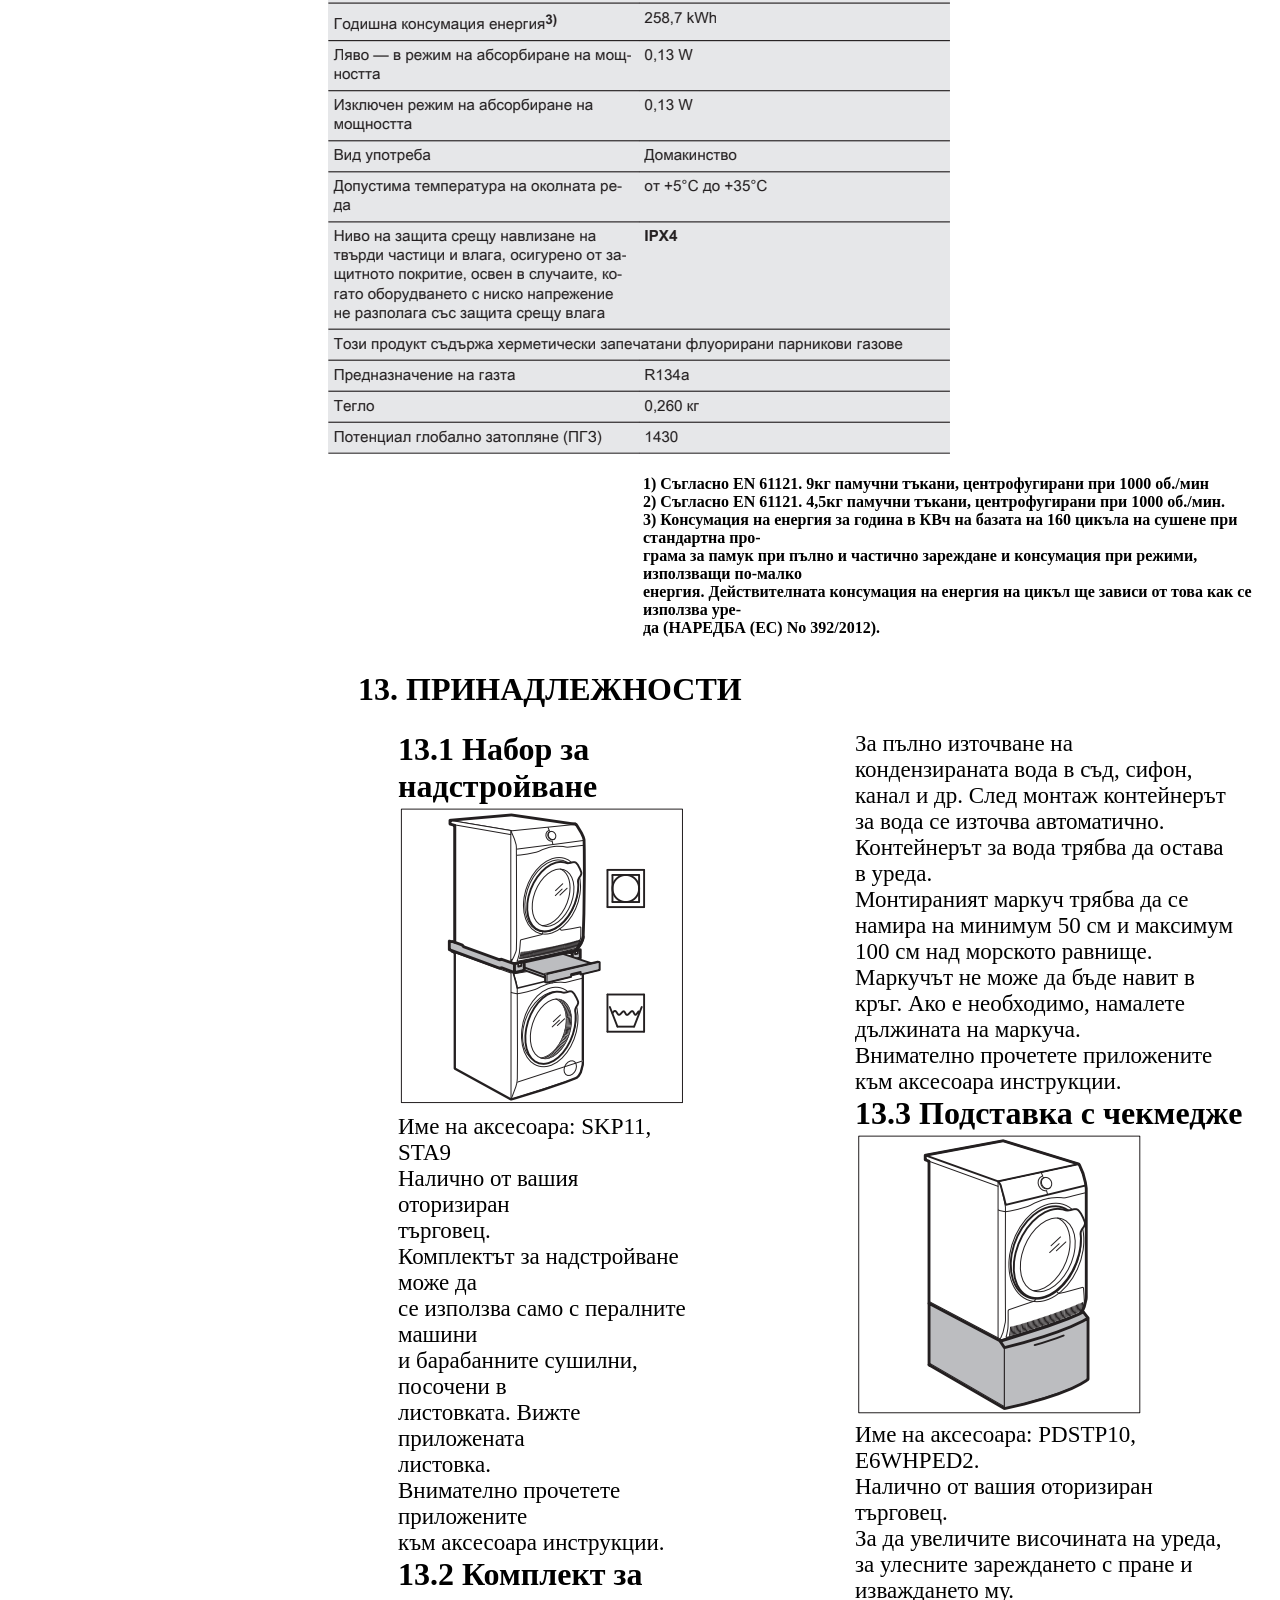
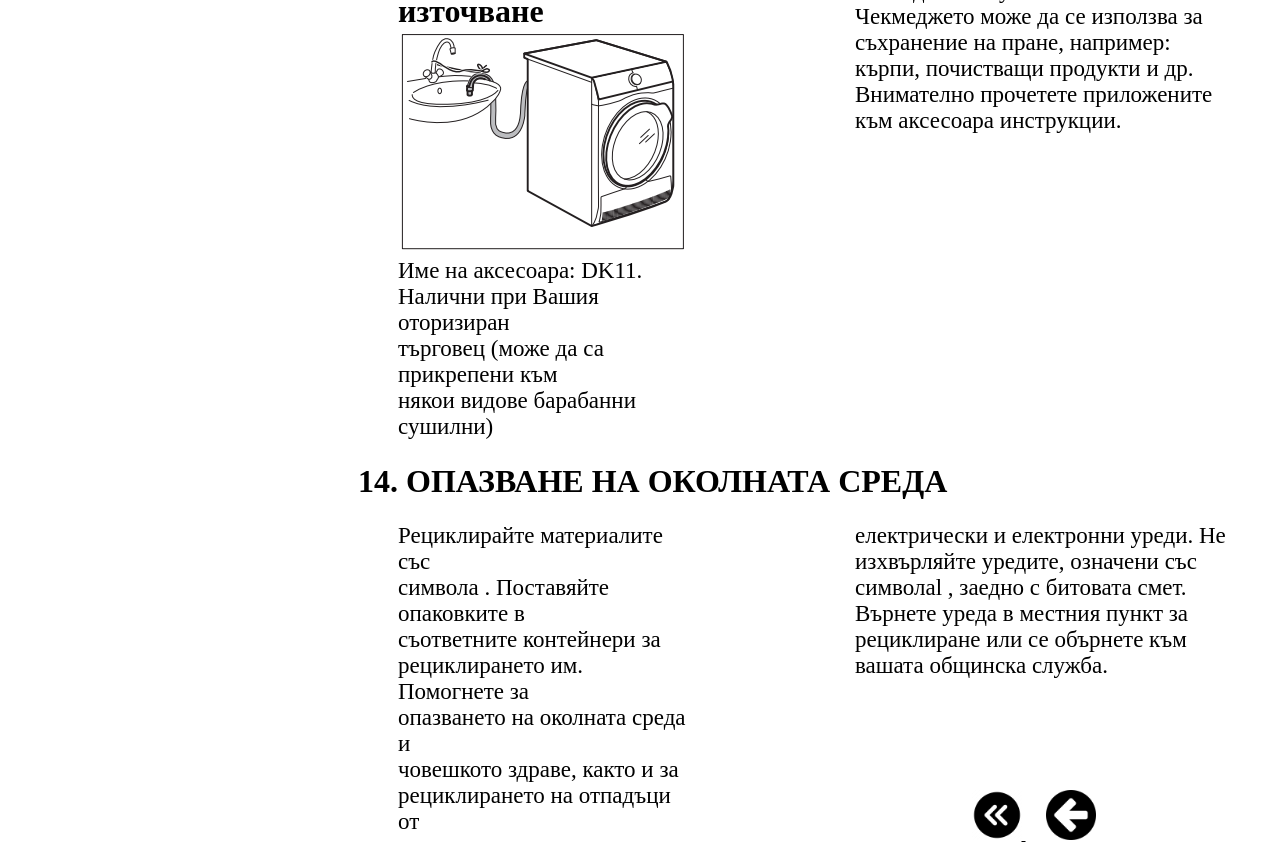
<file: Page6.html>
﻿<!DOCTYPE html>

<html lang="en" xmlns="http://www.w3.org/1999/xhtml">
<head>
    <meta charset="utf-8" />
    <title>ПРЕПОРЪКИ И СЪВЕТИ</title>
    <link rel="stylesheet" href="StyleSheet1.css" />
</head>
<body>
    <hr style="background-color: black; color: dimgray;" size="17" width="66%" id="ref9"/>
    <br />
    <div style="font-size:32px; margin-left: 350px">
        <h1 style="font-size:32px"><b>9.&nbsp; ПРЕПОРЪКИ И СЪВЕТИ</b></h1><br />
        <b style="margin-left: -735px">9.1 Екологични съвети</b>
        <style>
            .textleft {
                width: 50%;
                float: left;
            }

            .textright {
                width: 50%;
                float: right;
            }

            .textheader {
                list-style-type: none;
            }
        </style>
        <div class="textleft" style="font-size: 23px">
            <ul type="disc" style="margin-right: 55px; font-size: 25px; list-style-type: none">
                <li>
                    Центрофугирате добре прането <br />
                    преди сушене. <br />
                </li>
                <li>
                    Не надвишавайте допустимите <br />
                    количества пране, посочени в глава <br />
                    „Програми“. <br />
                </li>
                <li>
                    Почиствайте филтъра след всеки <br />
                    цикъл на сушене. <br />
                </li>
                <li>
                    Не използвайте омекотител за <br />
                    тъкани за пране, което след това <br />
                    ще сушите. В барабанната сушилня <br />
                    прането автоматично омеква. <br />
                    <br />
                </li>
                <li class="textheader">
                    <b style="font-size: 32px; list-style-type: none;">
                        9.2 Настройка на степен на<br />
                        сушене по подразбиране <br />
                    </b><br />
                </li>
                <li>
                    За промяна на степента на сушене по <br />
                    подразбиране: <br />
                    1. Включете уреда. <br />
                    2. Изберете 1 от наличните <br />
                    програми. <br />
                    3. Докоснете и задръжте бутоните <br />
                    Cуха плюс и Дълга против <br />
                    намачкване по едно и също <br />
                    време. <br />
                    На дисплея се извежда един от <br />
                    символите: <br />
                    <img style="float: left" src="Images/DrySymbols.png" />
                    – максимално сушене <br />
                    – допълнително сушене <br />
                    – стандартно сушене <br />
                    4. Докоснете бутона Старт / <br />
                    Пауза няколко пъти, докато <br />
                    достигнете желаната степен на <br />
                    сушене. <br />
                    <img src="Images/DryPower.png" /> <br />
                    5. За да запаметите настройката, <br />
                    докоснете и задръжте бутоните <br />
                </li>
            </ul>
        </div>
        <div class="textright" style="font-size: 23px">
            <ul type="disc" style="margin-right: 125px; font-size: 23px; list-style-type: none">
                <li class="textheader">
                    <b style="font-size: 32px; list-style-type: none">
                        9.3 Деактивиране на <br />
                        индикатор на резервоара <br />
                    </b>
                </li>
                <li>
                    <i>
                        Индикаторът на контейнера за вода е <br />
                        активиран по подразбиране. Започва <br />
                        да свети към края или по време на <br />
                        цикъла на сушене, ако резервоара за <br />
                        вода е пълен. Ако е монтиран <br />
                        комплектът за източване, контейнерът <br />
                        за вода се източва автоматично и <br />
                        индикаторът може да бъде <br />
                        деактивиран. <br />
                    </i>
                    За да деактивирате индикатора: <br />
                    1. Включете уреда. <br />
                    2. Изберете 1 от наличните <br />
                    програми. <br />
                    3. Докоснете и задръжте бутоните <br />
                    Дълга против намачкване и <br />
                    Време по едно и също време. <br />
                    Възможна е една от следните 2 <br />
                    конфигурации: <br />
                    • индикаторът Водосъдържател: <br />
                    светва, ако се появи <br />
                    символът – <br />
                    индикаторът на контейнера за <br />
                    вода е активиран за постоянно <br />
                    • индикаторът Водосъдържател: <br />
                    изгасва, ако се появи <br />
                    символът – <br />
                    индикаторът на контейнера за <br />
                    вода е деактивиран за <br />
                    постоянно <br />
                </li>
            </ul>
        </div>
    </div>
    <p style="opacity:0">
        breakroll <br />
        breakroll <br />
        breakroll <br />
        breakroll <br />
        breakroll <br />
        breakroll <br />
        breakroll <br />
        breakroll <br />
        breakroll <br />
        breakroll <br />
        breakroll <br />
        breakroll <br />
        breakroll <br />
        breakroll <br />
        breakroll <br />
        breakroll <br />
        breakroll <br />
        breakroll <br />
        breakroll <br />
        breakroll <br />
        breakroll <br />
        breakroll <br />
        breakroll <br />
        breakroll <br />
    </p>
    <br id="ref10"/>
    <b style="margin-left: 350px; font-size: 32px">10.&nbsp;ГРИЖИ И ПОЧИСТВАНЕ</b> <br />
    <b style="font-size:32px; margin-left: 387px">
        10.1 Почистване на
        филтъра
    </b>
    <div style="font-size:32px; margin-left: 350px">
        <div class="textleft" style="font-size: 25px">
            <ul type="disc" style="margin-right: 125px; font-size: 25px">
                <li style="list-style-type: none">
                    В края на всеки цикъл символът <br />
                    Филтр се показва на дисплея и Вие <br />
                    трябва да почистите филтъра. <br />
                    <img style="float: left" src="Images/Icon7.png" /> <br />
                    Филтърът събира пуха по <br />
                    време на цикъла на <br />
                    сушене. <br />
                    1. Отворете вратата. Издърпайте <br />
                    филтъра. <br />
                    2. Натиснете куката, за да отворите <br />
                    филтъра. <br />
                    <img src="Images/FilterCleaning.png" /> <br />
                    3. Почистете двете части на <br />
                    филтърът с мокра ръка. <br />
                    <img src="Images/FilterCleaning2.png" /> <br />
                    4. Ако е необходимо, почистете <br />
                    филтъра с прахосмукачка. <br />
                    Затворете филтъра. <br />
                    5. Ако е необходимо почистете <br />
                    топчетата от гнездото на филтъра <br />
                    и уплътнителя. Може да <br />
                    използвате прахосмукачка. <br />
                    Поставете филтъра в гнездото за <br />
                    филтъра. <br />
                    <img src="Images/FilterCleaning3.png" /> <br />
                    <img style="float: left" src="Images/Warning.png" /> <br />
                    <b>ВНИМАНИЕ!</b> <br />
                    Не докосвайте металната <br />
                    повърхност с голи ръце. <br />
                    Риск от нараняване. <br />
                    Носете предпазни <br />
                    ръкавици. Почиствайте <br />
                    внимателно, за да <br />
                    предотвратите <br />
                    наранявания по металната <br />
                    повърхност. <br />
                    <br />
                    За проверка: <br />
                    1. Отворете вратата. Издърпайте <br />
                    филтъра. <br />
                    <img src="Images/FilterCleaning4.png" /> <br />
                    2. Отворете капака на кондензатора. <br />
                    <img src="Images/FilterCleaning5.png" /> <br />
                    3. Завъртете лоста, за да <br />
                    деблокирате капака на <br />
                    кондензатора. <br />
                    <img src="Images/FilterCleaning6.png" /> <br />
                    <b style="font-size: 32px; list-style-type: none">
                        10.5 Почистване на <br />
                        командното табло и <br />
                        корпуса <br />
                    </b> <br />
                    Използвайте стандартен неутрален <br />
                    почистващ препарат за почистване на <br />
                    командното табло и корпуса. <br />
                    Използвайте влажна кърпа за <br />
                    почистването. Подсушете почистените <br />
                    повърхности с мека кърпа. <br />
                </li>
            </ul>
        </div>
    </div>

    <div style="font-size:32px; margin-left: 350px">
        <div class="textright" style="font-size: 25px;">
            <ul style="list-style-type: none">
                <li>
                    <img src="Images/FilterCleaning7.png" /> <br />
                </li>
                <li class="textheader">
                    <b style="font-size: 32px; list-style-type: none">
                        10.2 Източване на <br />
                        контейнера за водата <br />
                    </b> <br />
                    Изпразнете контейнера за <br />
                    кондензирана вода след всеки цикъл <br />
                    на сушене. <br />
                    Ако контейнерът за кондензирана <br />
                    вода е пълен, програмата прекъсва <br />
                    автоматично. Символът <br />
                    Водосъдържател се показва на <br />
                    дисплея и трябва да изпразните <br />
                    контейнера за вода. <br />
                    За да изпразните контейнера за вода: <br />
                    1. Дръпнете контейнера за вода и го <br />
                    задръжте в хоризонтално <br />
                    положение. <br />
                    2. Извадете пластмасовата свръзка и <br />
                    източете контейнера за вода в <br />
                    леген или в подобен съд. <br />
                    3. Натиснете пластмасовата връзка <br />
                    обратно и върнете контейнера за <br />
                    вода в позиция. <br />
                    4. За да продължите програмата, <br />
                    натиснете бутон Старт / Пауза. <br />
                    <br />
                    <b style="font-size: 32px; list-style-type: none">
                        10.3 Почистване на <br />
                        кондензатора <br />
                    </b> <br />
                    Ако символът Kондензатор <br />
                    премигва на дисплея, проверете <br />
                    кондензатора и отделението му. Ако <br />
                    има замърсяване, почистете го. <br />
                    Проверявайте поне веднъж на 6 <br />
                    месеца <br />
                    4. Свалете капака на кондензатора. <br />
                    5. Ако е необходимо, премахнете <br />
                    пуха от кондензатора и неговото <br />
                    отделение. Може да използвате <br />
                    мокър парцал и/или прахосмукачка <br />
                    със закрепена четка. <br />
                    6. Затворете капака на кондензатора. <br />
                    7. Завъртете лоста, докато се <br />
                    фиксира в позиция. <br />
                    8. Върнете филтърът на мястото му. <br />
                    <br />
                    <b style="font-size: 32px; list-style-type: none">
                        10.4 Почистване на <br />
                        барабана <br />
                    </b>
                    <img style="float: left" src="Images/Warning.png" /> <br />
                    <b>ВНИМАНИЕ!</b> <br />
                    Откачете уреда от <br />
                    контакта, преди да го <br />
                    почиствате. <br />
                    <br />
                    Използвайте стандартен неутрален <br />
                    почистващ препарат, за да почистите <br />
                    вътрешната повърхност на барабана и <br />
                    филтрите му. Подсушете почистените <br />
                    повърхности с мека кърпа. <br />
                    <img style="float: left" src="Images/Warning.png" /> <br />
                    <b>ПРЕДУПРЕЖДЕНИЕ!</b> <br />
                    Не използвайте абразивни <br />
                    материали или домакински <br />
                    телчета за почистване на <br />
                    барабана. <br />
                    <br />
                    <b style="font-size: 32px; list-style-type: none">
                        10.6 Почистване на <br />
                        отворите за въздушен <br />
                        поток <br />
                    </b> <br />
                    Използвайте прахосмукачка, за да <br />
                    премахнете мъха от отворите за <br />
                    въздушния поток. <br />
                    <br />
                    <img style="float: left" src="Images/Warning.png" /> <br />
                    <b>ПРЕДУПРЕЖДЕНИЕ!</b> <br />
                    Не използвайте за <br />
                    почистване на уреда <br />
                    препарати за почистване <br />
                    на мебели или препарати, <br />
                    които могат да причинят <br />
                    корозия. <br />
                </li>
            </ul>
        </div>
    </div>
    <p style="opacity:0">
        breakroll <br />
        breakroll <br />
        breakroll <br />
        breakroll <br />
        breakroll <br />
        breakroll <br />
        breakroll <br />
        breakroll <br />
        breakroll <br />
        breakroll <br />
        breakroll <br />
        breakroll <br />
    </p>
    <br id="ref11"/>
    <b style="margin-left: 350px; font-size: 32px">11.&nbsp;ОТСТРАНЯВАНЕ НА НЕИЗПРАВНОСТИ</b> <br />
    <div align="center">
        <img src="Images/Problem1.png" /><br />
        <br />
        <img src="Images/Problem2.png" /><br />
        <br />
        <img src="Images/Problem3.png" /><br />
    </div>
    <p style="font: bold; margin-left: 635px">
        <b>
            1) Ако на дисплея има съобщение за грешка (напр. E51): Изключете и включете барабанната су‐ <br />
            шилня. Изберете нова програма. Натиснете бутона Старт/Пауза. Ако уредът не работи, свържете <br />
            се с центъра за обслужване и продиктувайте кода за грешка. <br />
            2) Съобразете се с описанието на програмите — вижте глава ПРОГРАМИ <br />
            3) Вижте глава ГРИЖИ И ПОЧИСТВАНЕ. <br />
            4) Само сушилни с опцията Cуха плюс. <br />
            5) Вижте глава СЪВЕТИ. <br />
            6) Забележка: След максимум 5 часа цикълът на сушене завършва автоматично. <br />
        </b>

    </p>
    <br id="ref12"/>
    <b style="margin-left: 350px; font-size: 32px">12.&nbsp;ТЕХНИЧЕСКИ ДАННИ</b> <br />
    <div align="center">
        <img src="Images/Statistics1.png" />
        <br />
        <img src="Images/Statistics2.png" /><br />
    </div>
    <p style="font: bold; margin-left: 635px">
        <b>
            1) Съгласно EN 61121. 9кг памучни тъкани, центрофугирани при 1000 об./мин <br />
            2) Съгласно EN 61121. 4,5кг памучни тъкани, центрофугирани при 1000 об./мин. <br />
            3) Консумация на енергия за година в КВч на базата на 160 цикъла на сушене при стандартна про‐ <br />
            грама за памук при пълно и частично зареждане и консумация при режими, използващи по-малко <br />
            енергия. Действителната консумация на енергия на цикъл ще зависи от това как се използва уре‐ <br />
            да (НАРЕДБА (ЕС) No 392/2012). <br />
        </b>
    </p> 
    <br id="ref13"/>
    <b style="margin-left: 350px; font-size: 32px">13.&nbsp;ПРИНАДЛЕЖНОСТИ</b> <br />
    <div style="font-size:32px; margin-left: 350px">
        <div class="textleft" style="font-size: 25px">
            <ul type="disc" style="margin-right: 125px; font-size: 23px">
                <li style="list-style-type: none">
                    <b style="font-size: 32px; list-style-type: none">
                        13.1 Набор за надстройване <br />
                    </b>
                    <img src="Images/Accessories.png" /> <br />
                    Име на аксесоара: SKP11, STA9 <br />
                    Налично от вашия оторизиран <br />
                    търговец. <br />
                    Комплектът за надстройване може да <br />
                    се използва само с пералните машини <br />
                    и барабанните сушилни, посочени в <br />
                    листовката. Вижте приложената <br />
                    листовка. <br />
                    Внимателно прочетете приложените <br />
                    към аксесоара инструкции. <br />
                    <b style="font-size: 32px; list-style-type: none">
                        13.2 Комплект за източване <br />
                    </b>
                    <img src="Images/Accessories3.png" /> <br />
                    Име на аксесоара: DK11. <br />
                    Налични при Вашия оторизиран <br />
                    търговец (може да са прикрепени към <br />
                    някои видове барабанни сушилни) <br />

                </li>
            </ul>
        </div>
    </div>
    <div style="font-size:32px; margin-left: 350px">
        <div class="textright" style="font-size: 23px;">
            <ul style="list-style-type: none">
                <li class="textheader">
                    За пълно източване на <br />
                    кондензираната вода в съд, сифон, <br />
                    канал и др. След монтаж контейнерът <br />
                    за вода се източва автоматично. <br />
                    Контейнерът за вода трябва да остава <br />
                    в уреда. <br />
                    Монтираният маркуч трябва да се <br />
                    намира на минимум 50 см и максимум <br />
                    100 см над морското равнище. <br />
                    Маркучът не може да бъде навит в <br />
                    кръг. Ако е необходимо, намалете <br />
                    дължината на маркуча. <br />
                    Внимателно прочетете приложените <br />
                    към аксесоара инструкции. <br />
                    <b style="font-size: 32px; list-style-type: none">
                        13.3 Подставка с чекмедже <br />
                    </b>
                    <img src="Images/Accessories2.png" /> <br />
                    Име на аксесоара: PDSTP10, <br />
                    E6WHPED2. <br />
                    Налично от вашия оторизиран <br />
                    търговец. <br />
                    За да увеличите височината на уреда, <br />
                    за улесните зареждането с пране и <br />
                    изваждането му. <br />
                    Чекмеджето може да се използва за <br />
                    съхранение на пране, например: <br />
                    кърпи, почистващи продукти и др. <br />
                    Внимателно прочетете приложените <br />
                    към аксесоара инструкции. <br />
                </li>
            </ul>
        </div>
    </div>
    <p style="opacity:0">
        breakroll <br />
        breakroll <br />
        breakroll <br />
        breakroll <br />

    </p>
    <b style="margin-left: 350px; font-size: 32px">14.&nbsp;ОПАЗВАНЕ НА ОКОЛНАТА СРЕДА</b> <br />
    <div style="font-size:32px; margin-left: 350px">
        <div class="textleft" style="font-size: 25px">
            <ul type="disc" style="margin-right: 125px; font-size: 23px">
                <li style="list-style-type: none">
                    Рециклирайте материалите със <br />
                    символа . Поставяйте опаковките в <br />
                    съответните контейнери за <br />
                    рециклирането им. Помогнете за <br />
                    опазването на околната среда и <br />
                    човешкото здраве, както и за <br />
                    рециклирането на отпадъци от <br />
                </li>
            </ul>
        </div>
    </div>
    <div style="font-size:32px; margin-left: 350px">
        <div class="textright" style="font-size: 23px;">
            <ul style="list-style-type: none">
                <li class="textheader">
                    електрически и електронни уреди. Не <br />
                    изхвърляйте уредите, означени със <br />
                    символаl , заедно с битовата смет. <br />
                    Върнете уреда в местния пункт за <br />
                    рециклиране или се обърнете към <br />
                    вашата общинска служба. <br />
                </li>
            </ul>
        </div>
    </div>
    <br />
    <br />
    <p style="opacity:0">
        breakroll <br />
        breakroll <br />
        breakroll <br />
        breakroll <br />

    </p>
    <div align="center">
        <a href="index.html">
            <img src="Images/MainPage.png" height="50" width="50" title="НАЧАЛО" />
        </a>
        <a href="Page5.html">
            <img src="Images/PreviousPage.png" height="50" width="50" hspace="20" title="ОПЦИИ" />
        </a>
    </div>
</body>
</html>
</file>
<file: StyleSheet1.css>
﻿body {
    
}
#div1{
    margin-right: 330px;
}
#div2{
    margin-left: 330px;
}
#div3 {
    margin-left: 330px;
}
#div3list{
    margin-left: 50px;
}
#paragraph1{
    margin-left: 392px;
}
dd{
    font-size: 21px;
}

a{
    color: black;
}

#div4 {
    margin-left: 330px;
}
#paragraph2 {
    margin-left: 392px;
}
#reference:link
{
    text-decoration: none;
}


#reference:visited {
    text-decoration: none;
}


#reference:hover {
    text-decoration: none;
}


#reference:active {
    text-decoration: none;
}

#textleft{
    width: 50%;
    float: left;
}
#textright{
    width: 50%;
    float: right;
}
</file>
